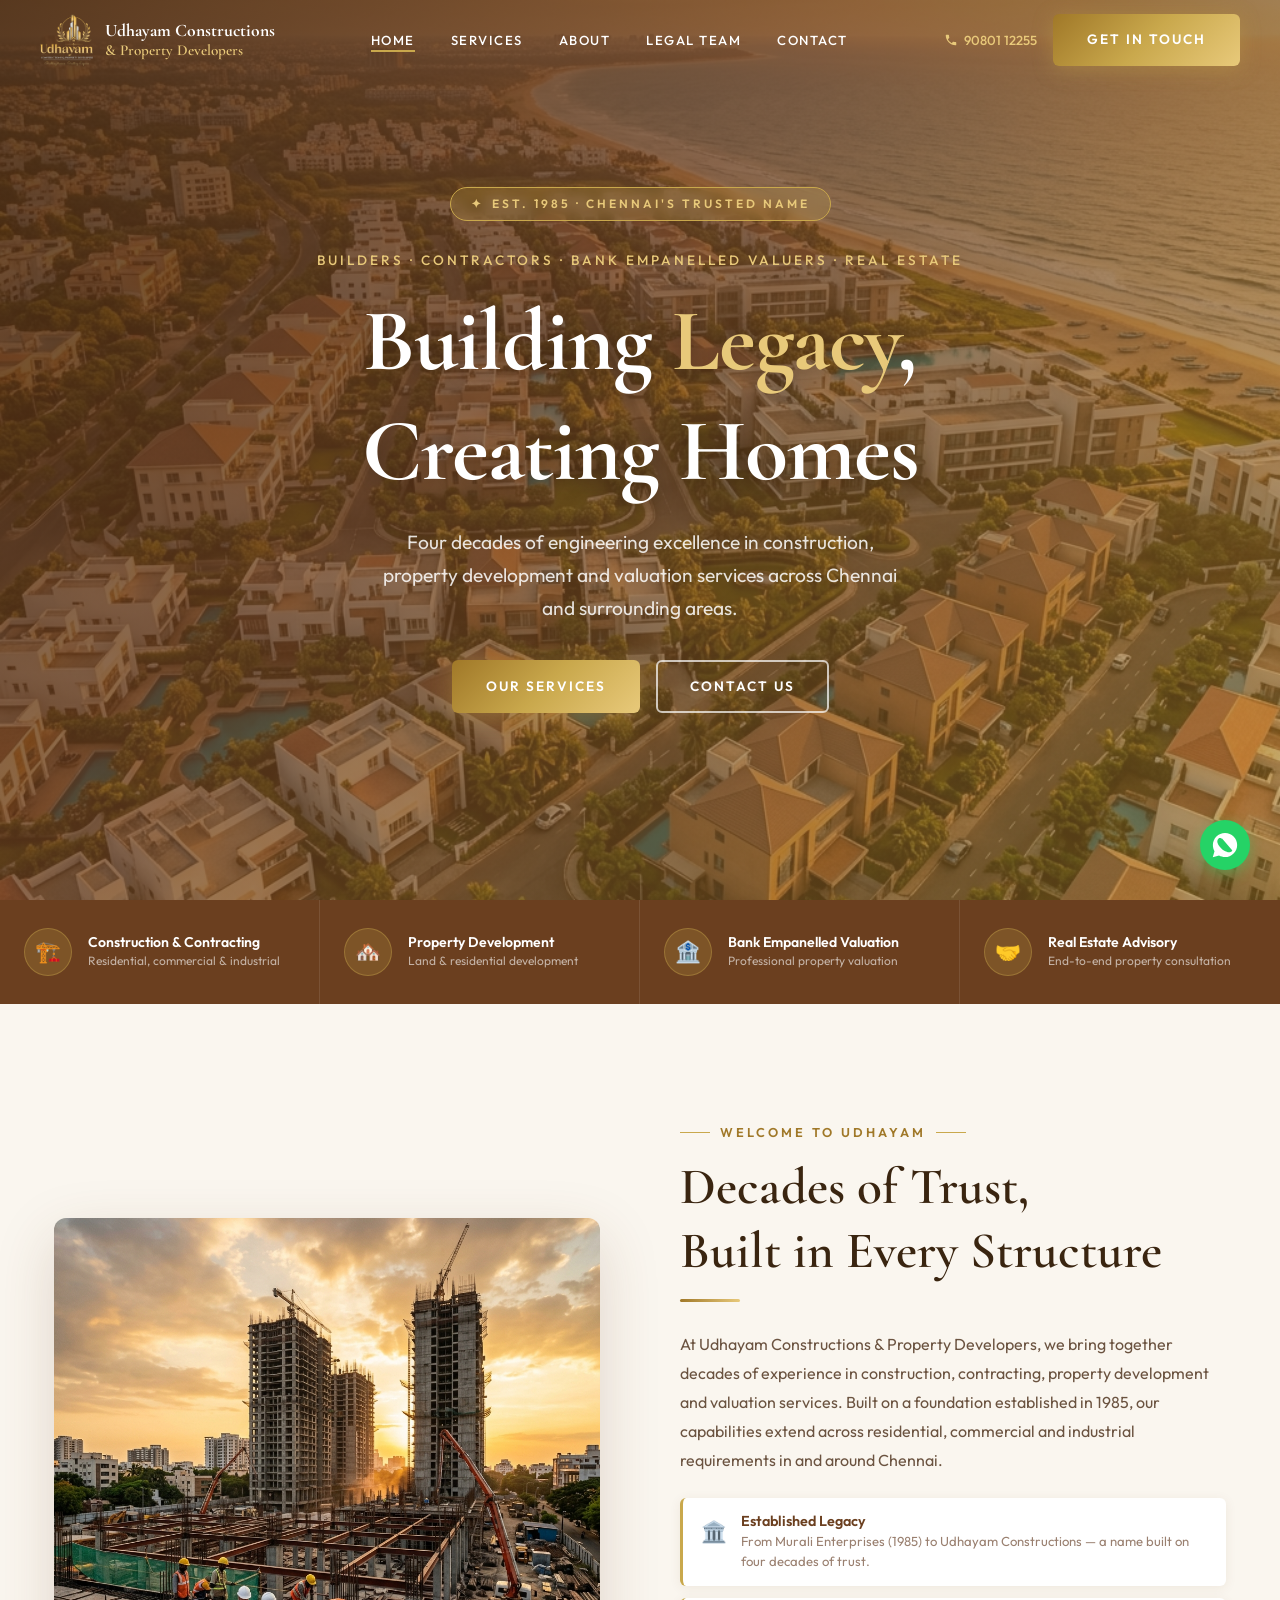
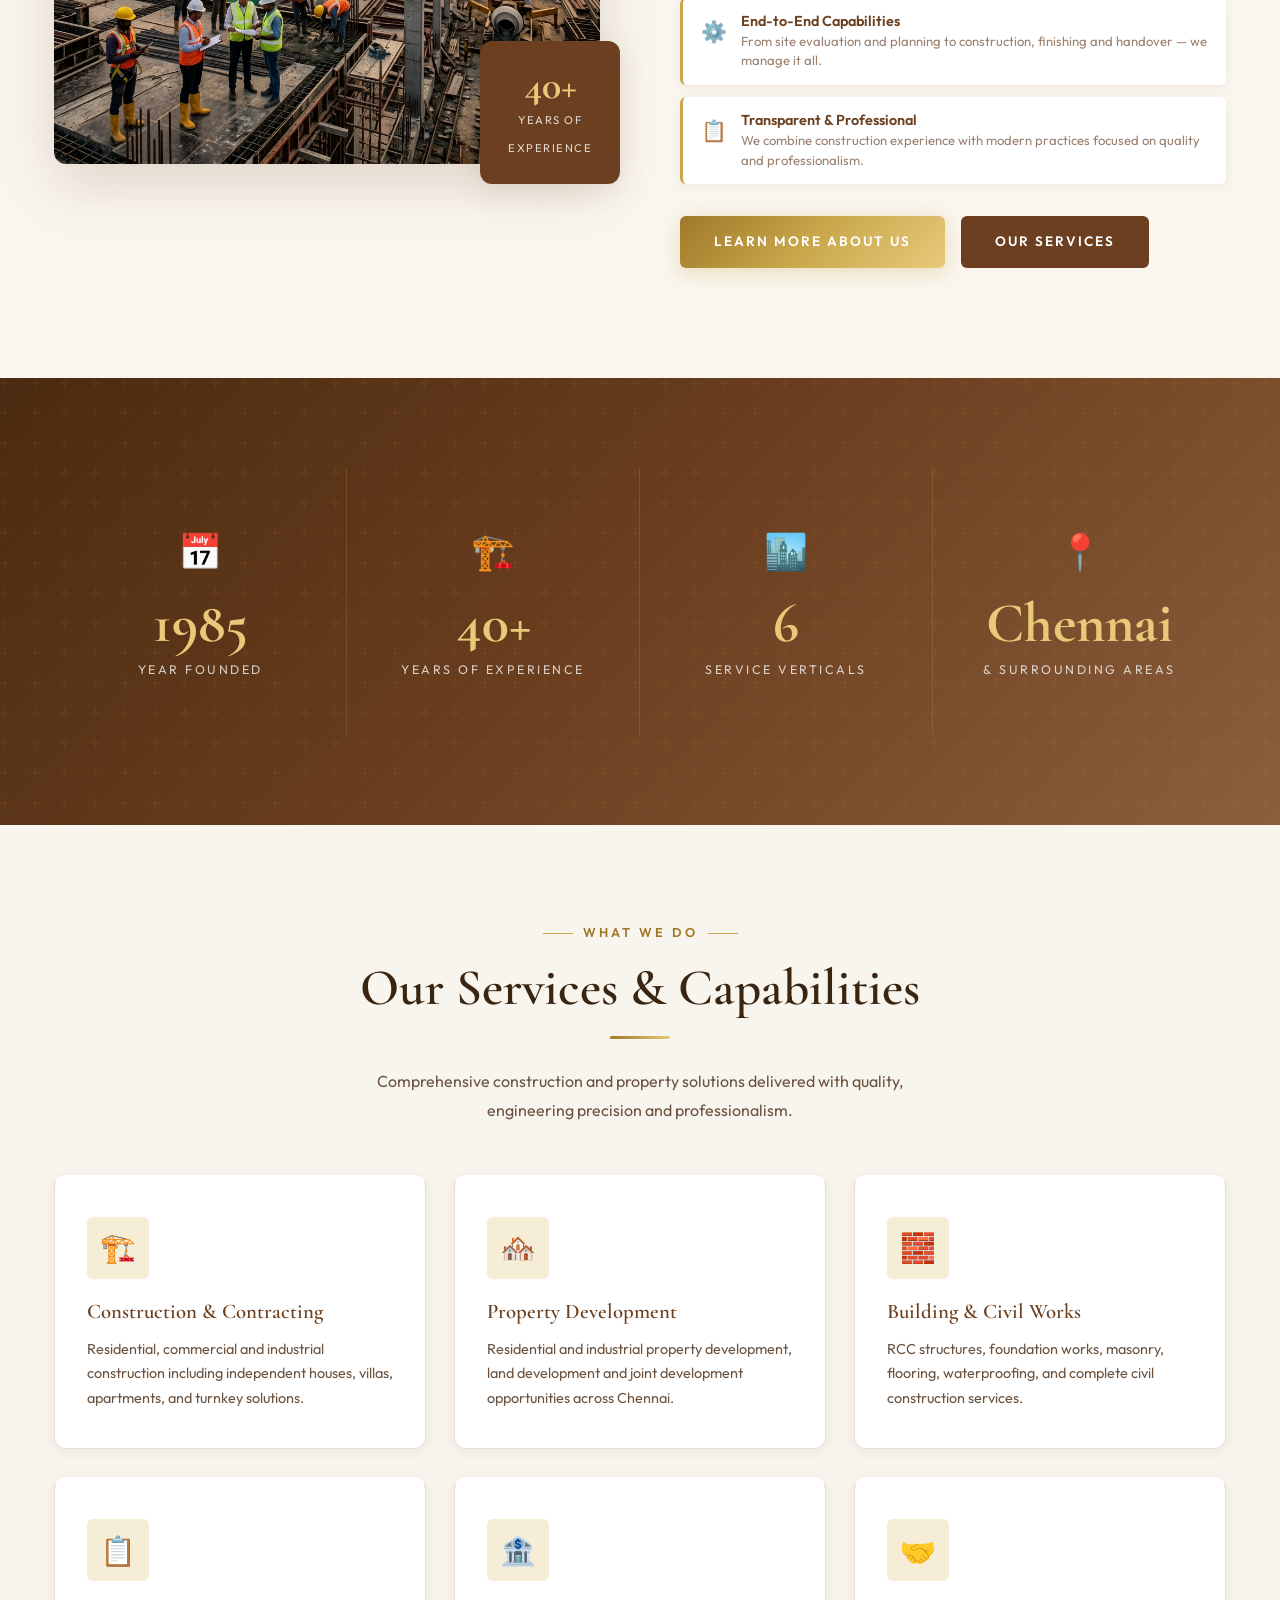
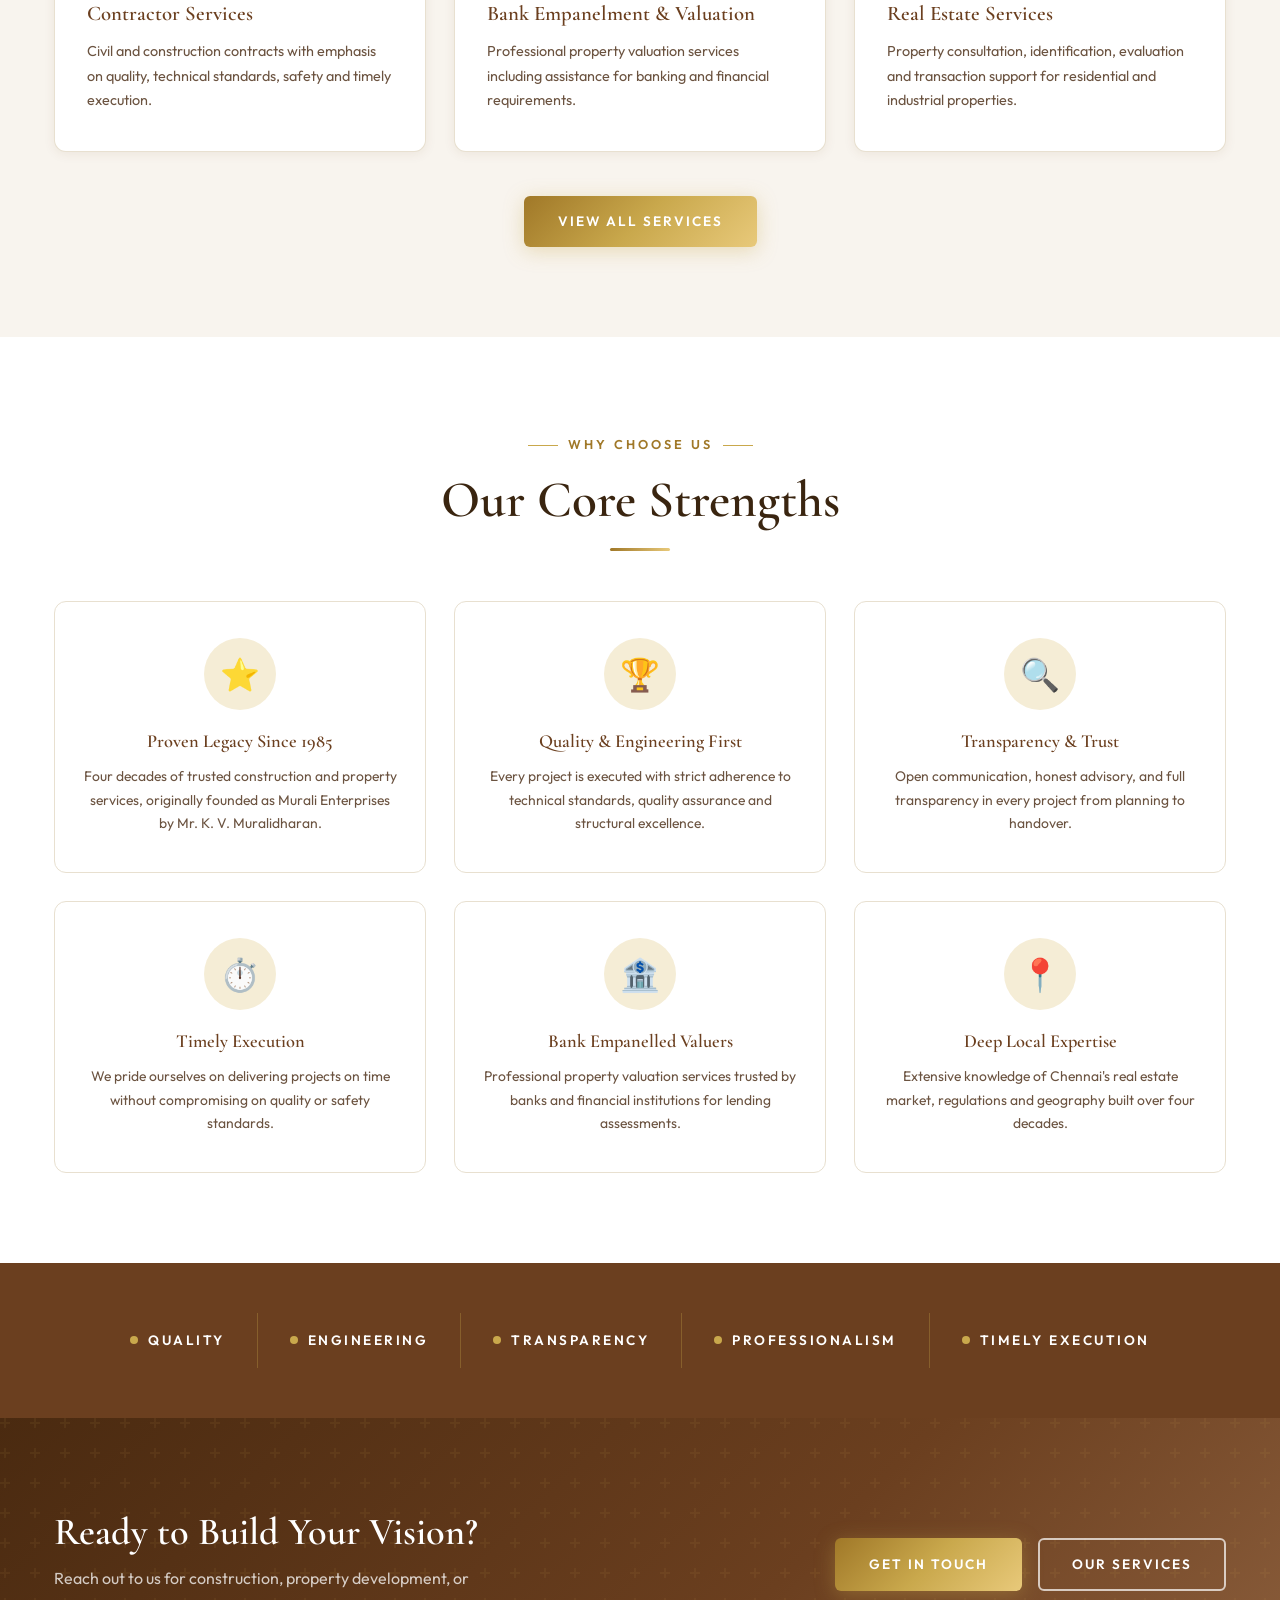
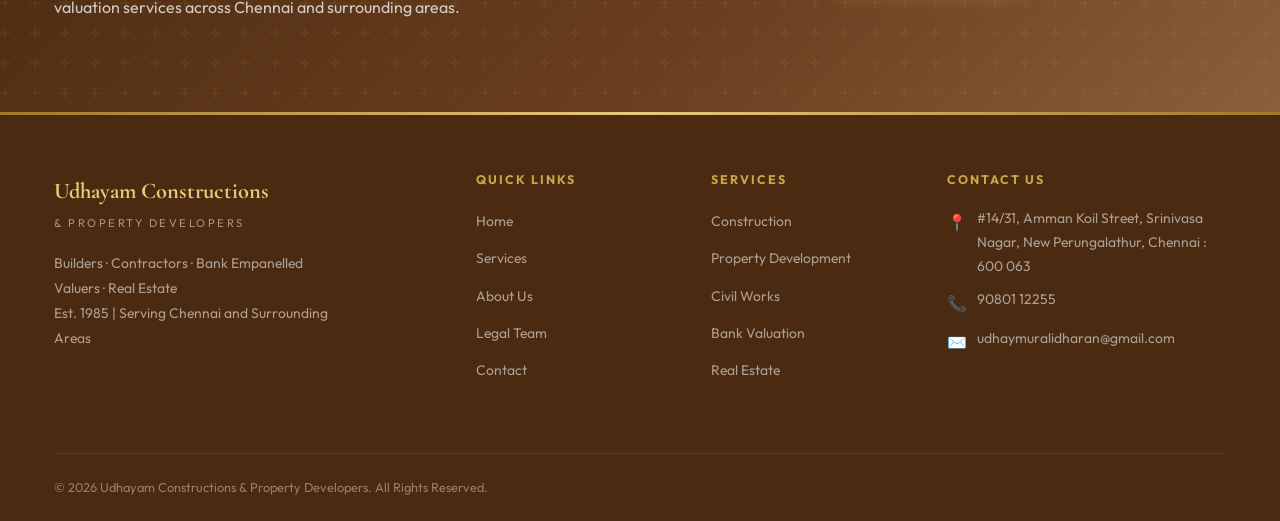
<file: index.html>
<!DOCTYPE html>
<html lang="en">
<head>
  <meta charset="UTF-8">
  <meta name="viewport" content="width=device-width, initial-scale=1.0">
  <meta http-equiv="X-UA-Compatible" content="IE=edge">
  <title>Udhayam Constructions & Property Developers | Builders, Contractors & Bank Empanelled Valuers – Chennai</title>
  <link rel="icon" type="image/png" href="logo.png">
  <meta name="description" content="Udhayam Constructions & Property Developers – Est. 1985. Builders, Contractors, Bank Empanelled Valuers & Real Estate in Chennai. Quality construction and property solutions since 1985.">
  <link rel="stylesheet" href="style.css">
  <link rel="preconnect" href="https://fonts.googleapis.com">
  <style>
    /* Home-specific additions */
    .hero { min-height: 100vh; }
  </style>
</head>
<body>

  <!-- NAVBAR -->
  <nav id="navbar">
    <div class="nav-inner">
      <a href="index.html" class="nav-logo">
        <img src="logo.png" alt="Udhayam Constructions Logo">
        <div class="nav-logo-text">
          <span class="brand">Udhayam Constructions <span class="brand-sub">&amp; Property Developers</span></span>

        </div>
      </a>
      <ul class="nav-links">
        <li><a href="index.html" class="active">Home</a></li>
        <li><a href="services.html">Services</a></li>
        <li><a href="about.html">About</a></li>
        <li><a href="legal-team.html">Legal Team</a></li>
        <li><a href="contact.html">Contact</a></li>
      </ul>
      <div class="nav-cta">
        <a href="tel:+919080112255" class="nav-phone">
          <svg viewBox="0 0 24 24" fill="currentColor"><path d="M6.62 10.79c1.44 2.83 3.76 5.14 6.59 6.59l2.2-2.2c.27-.27.67-.36 1.02-.24 1.12.37 2.33.57 3.57.57.55 0 1 .45 1 1V20c0 .55-.45 1-1 1-9.39 0-17-7.61-17-17 0-.55.45-1 1-1h3.5c.55 0 1 .45 1 1 0 1.25.2 2.45.57 3.57.11.35.03.74-.25 1.02l-2.2 2.2z"/></svg>
          90801 12255
        </a>
        <a href="contact.html" class="btn-primary">Get In Touch</a>
      </div>
      <div class="hamburger" id="hamburger">
        <span></span><span></span><span></span>
      </div>
    </div>
  </nav>

  <!-- Mobile Nav -->
  <div class="mobile-nav" id="mobileNav">
    <a href="index.html">Home</a>
    <a href="services.html">Services</a>
    <a href="about.html">About</a>
    <a href="legal-team.html">Legal Team</a>
    <a href="contact.html">Contact</a>
    <a href="contact.html" style="color: var(--gold-dark); font-weight:600; margin-top:8px;">📞 90801 12255</a>
  </div>

  <!-- HERO -->
  <section class="hero" id="home">
    <div class="hero-bg"></div>
    <div class="hero-overlay"></div>
    <div class="container" style="width:100%; max-width:100%;">
      <div class="hero-content">
        <div class="hero-badge">
          <span>✦</span> Est. 1985 · Chennai's Trusted Name
        </div>
        <span class="hero-sub-tag">Builders · Contractors · Bank Empanelled Valuers · Real Estate</span>
        <h1>Building <span>Legacy</span>,<br>Creating Homes</h1>
        <p class="hero-subtitle">
          Four decades of engineering excellence in construction, property development and valuation services across Chennai and surrounding areas.
        </p>
        <div class="hero-buttons">
          <a href="services.html" class="btn-primary">Our Services</a>
          <a href="contact.html" class="btn-outline">Contact Us</a>
        </div>
      </div>
    </div>

  </section>

  <!-- FEATURES BAR -->
  <section class="features-bar">
    <div class="container" style="max-width:100%; padding:0;">
      <div class="features-bar-inner">
        <div class="feature-item">
          <div class="feature-icon">🏗️</div>
          <div>
            <h4>Construction & Contracting</h4>
            <p>Residential, commercial & industrial</p>
          </div>
        </div>
        <div class="feature-item">
          <div class="feature-icon">🏘️</div>
          <div>
            <h4>Property Development</h4>
            <p>Land & residential development</p>
          </div>
        </div>
        <div class="feature-item">
          <div class="feature-icon">🏦</div>
          <div>
            <h4>Bank Empanelled Valuation</h4>
            <p>Professional property valuation</p>
          </div>
        </div>
        <div class="feature-item">
          <div class="feature-icon">🤝</div>
          <div>
            <h4>Real Estate Advisory</h4>
            <p>End-to-end property consultation</p>
          </div>
        </div>
      </div>
    </div>
  </section>

  <!-- WELCOME / ABOUT INTRO -->
  <section class="welcome-section section-pad">
    <div class="container">
      <div class="welcome-grid">
        <div class="welcome-image-wrap fade-up">
          <img src="about_bg.png" alt="Udhayam Constructions – Building Legacy Since 1985">
          <div class="image-badge">
            <span class="num">40+</span>
            <span class="label">Years of<br>Experience</span>
          </div>
        </div>
        <div class="welcome-content fade-up">
          <div class="section-title">
            <div class="section-label">Welcome To Udhayam</div>
            <h2>Decades of Trust,<br>Built in Every Structure</h2>
            <span class="gold-line"></span>
            <p>
              At Udhayam Constructions & Property Developers, we bring together decades of experience in construction, contracting, property development and valuation services. Built on a foundation established in 1985, our capabilities extend across residential, commercial and industrial requirements in and around Chennai.
            </p>
          </div>
          <div class="values-list">
            <div class="value-item">
              <div class="value-icon">🏛️</div>
              <div>
                <h4>Established Legacy</h4>
                <p>From Murali Enterprises (1985) to Udhayam Constructions — a name built on four decades of trust.</p>
              </div>
            </div>
            <div class="value-item">
              <div class="value-icon">⚙️</div>
              <div>
                <h4>End-to-End Capabilities</h4>
                <p>From site evaluation and planning to construction, finishing and handover — we manage it all.</p>
              </div>
            </div>
            <div class="value-item">
              <div class="value-icon">📋</div>
              <div>
                <h4>Transparent & Professional</h4>
                <p>We combine construction experience with modern practices focused on quality and professionalism.</p>
              </div>
            </div>
          </div>
          <div style="margin-top:32px; display:flex; gap:16px; flex-wrap:wrap;">
            <a href="about.html" class="btn-primary">Learn More About Us</a>
            <a href="services.html" class="btn-brown">Our Services</a>
          </div>
        </div>
      </div>
    </div>
  </section>

  <!-- STATS -->
  <section class="stats-section section-pad">
    <div class="container">
      <div class="stats-grid">
        <div class="stat-card fade-up">
          <div class="stat-icon">📅</div>
          <div class="stat-num">1985</div>
          <div class="stat-label">Year Founded</div>
        </div>
        <div class="stat-card fade-up">
          <div class="stat-icon">🏗️</div>
          <div class="stat-num">40+</div>
          <div class="stat-label">Years of Experience</div>
        </div>
        <div class="stat-card fade-up">
          <div class="stat-icon">🏙️</div>
          <div class="stat-num">6</div>
          <div class="stat-label">Service Verticals</div>
        </div>
        <div class="stat-card fade-up">
          <div class="stat-icon">📍</div>
          <div class="stat-num">Chennai</div>
          <div class="stat-label">& Surrounding Areas</div>
        </div>
      </div>
    </div>
  </section>

  <!-- SERVICES PREVIEW -->
  <section class="section-pad" style="background: var(--off-white);">
    <div class="container">
      <div class="section-title centered fade-up">
        <div class="section-label">What We Do</div>
        <h2>Our Services & Capabilities</h2>
        <span class="gold-line"></span>
        <p>Comprehensive construction and property solutions delivered with quality, engineering precision and professionalism.</p>
      </div>
      <div class="services-grid" style="margin-top: 50px;">
        <div class="service-card fade-up">
          <div class="service-icon-wrap">🏗️</div>
          <h3>Construction & Contracting</h3>
          <p>Residential, commercial and industrial construction including independent houses, villas, apartments, and turnkey solutions.</p>
        </div>
        <div class="service-card fade-up">
          <div class="service-icon-wrap">🏘️</div>
          <h3>Property Development</h3>
          <p>Residential and industrial property development, land development and joint development opportunities across Chennai.</p>
        </div>
        <div class="service-card fade-up">
          <div class="service-icon-wrap">🧱</div>
          <h3>Building & Civil Works</h3>
          <p>RCC structures, foundation works, masonry, flooring, waterproofing, and complete civil construction services.</p>
        </div>
        <div class="service-card fade-up">
          <div class="service-icon-wrap">📋</div>
          <h3>Contractor Services</h3>
          <p>Civil and construction contracts with emphasis on quality, technical standards, safety and timely execution.</p>
        </div>
        <div class="service-card fade-up">
          <div class="service-icon-wrap">🏦</div>
          <h3>Bank Empanelment & Valuation</h3>
          <p>Professional property valuation services including assistance for banking and financial requirements.</p>
        </div>
        <div class="service-card fade-up">
          <div class="service-icon-wrap">🤝</div>
          <h3>Real Estate Services</h3>
          <p>Property consultation, identification, evaluation and transaction support for residential and industrial properties.</p>
        </div>
      </div>
      <div class="text-center" style="margin-top: 44px;">
        <a href="services.html" class="btn-primary">View All Services</a>
      </div>
    </div>
  </section>

  <!-- WHY CHOOSE US -->
  <section class="why-section section-pad">
    <div class="container">
      <div class="section-title centered fade-up">
        <div class="section-label">Why Choose Us</div>
        <h2>Our Core Strengths</h2>
        <span class="gold-line"></span>
      </div>
      <div class="why-grid">
        <div class="why-card fade-up">
          <div class="why-icon">⭐</div>
          <h3>Proven Legacy Since 1985</h3>
          <p>Four decades of trusted construction and property services, originally founded as Murali Enterprises by Mr. K. V. Muralidharan.</p>
        </div>
        <div class="why-card fade-up">
          <div class="why-icon">🏆</div>
          <h3>Quality & Engineering First</h3>
          <p>Every project is executed with strict adherence to technical standards, quality assurance and structural excellence.</p>
        </div>
        <div class="why-card fade-up">
          <div class="why-icon">🔍</div>
          <h3>Transparency & Trust</h3>
          <p>Open communication, honest advisory, and full transparency in every project from planning to handover.</p>
        </div>
        <div class="why-card fade-up">
          <div class="why-icon">⏱️</div>
          <h3>Timely Execution</h3>
          <p>We pride ourselves on delivering projects on time without compromising on quality or safety standards.</p>
        </div>
        <div class="why-card fade-up">
          <div class="why-icon">🏦</div>
          <h3>Bank Empanelled Valuers</h3>
          <p>Professional property valuation services trusted by banks and financial institutions for lending assessments.</p>
        </div>
        <div class="why-card fade-up">
          <div class="why-icon">📍</div>
          <h3>Deep Local Expertise</h3>
          <p>Extensive knowledge of Chennai's real estate market, regulations and geography built over four decades.</p>
        </div>
      </div>
    </div>
  </section>

  <!-- VALUES STRIP -->
  <div class="values-strip">
    <div class="values-strip-inner">
      <div class="value-pill"><div class="dot"></div><span>Quality</span></div>
      <div class="value-pill"><div class="dot"></div><span>Engineering</span></div>
      <div class="value-pill"><div class="dot"></div><span>Transparency</span></div>
      <div class="value-pill"><div class="dot"></div><span>Professionalism</span></div>
      <div class="value-pill"><div class="dot"></div><span>Timely Execution</span></div>
    </div>
  </div>

  <!-- CTA BANNER -->
  <section class="cta-banner section-pad">
    <div class="container">
      <div class="cta-inner">
        <div>
          <h2>Ready to Build Your Vision?</h2>
          <p>Reach out to us for construction, property development, or valuation services across Chennai and surrounding areas.</p>
        </div>
        <div class="cta-buttons">
          <a href="contact.html" class="btn-primary">Get In Touch</a>
          <a href="services.html" class="btn-outline">Our Services</a>
        </div>
      </div>
    </div>
  </section>

  <!-- FOOTER -->
  <footer>
    <div class="container">
      <div class="footer-top">
        <div class="footer-grid">
          <div class="footer-brand">
            <div class="logo-text">Udhayam Constructions</div>
            <div class="tagline">& Property Developers</div>
            <p>Builders · Contractors · Bank Empanelled Valuers · Real Estate<br>Est. 1985 | Serving Chennai and Surrounding Areas</p>
          </div>
          <div class="footer-col">
            <h4>Quick Links</h4>
            <ul>
              <li><a href="index.html">Home</a></li>
              <li><a href="services.html">Services</a></li>
              <li><a href="about.html">About Us</a></li>
              <li><a href="legal-team.html">Legal Team</a></li>
              <li><a href="contact.html">Contact</a></li>
            </ul>
          </div>
          <div class="footer-col">
            <h4>Services</h4>
            <ul>
              <li><a href="services.html">Construction</a></li>
              <li><a href="services.html">Property Development</a></li>
              <li><a href="services.html">Civil Works</a></li>
              <li><a href="services.html">Bank Valuation</a></li>
              <li><a href="services.html">Real Estate</a></li>
            </ul>
          </div>
          <div class="footer-col">
            <h4>Contact Us</h4>
            <ul class="footer-contact">
              <li><span class="fi-icon">📍</span> #14/31, Amman Koil Street, Srinivasa Nagar, New Perungalathur, Chennai : 600 063</li>
              <li><span class="fi-icon">📞</span> <a href="tel:+919080112255">90801 12255</a></li>
              <li><span class="fi-icon">✉️</span> <a href="mailto:udhaymuralidharan@gmail.com">udhaymuralidharan@gmail.com</a></li>
            </ul>
          </div>
        </div>
      </div>
      <div class="footer-bottom">
        <p>© 2026 Udhayam Constructions & Property Developers. All Rights Reserved.</p>
      </div>
    </div>
  </footer>

  <!-- Scroll Top -->
  <a href="https://wa.me/919080112255" id="whatsapp-btn" target="_blank" aria-label="Chat on WhatsApp" style="position: fixed; bottom: 30px; right: 30px; width: 50px; height: 50px; background: #25D366; color: white; border-radius: 50%; display: flex; align-items: center; justify-content: center; z-index: 99; box-shadow: 0 4px 14px rgba(37,211,102,0.4); transition: transform 0.3s ease;">
    <svg viewBox="0 0 32 32" fill="currentColor" width="28" height="28"><path d="M16.05 2.15c-7.66 0-13.9 6.24-13.9 13.9 0 2.45.64 4.84 1.85 6.95L2 30l7.2-1.89c2.04 1.11 4.35 1.7 6.8 1.7 7.66 0 13.9-6.24 13.9-13.9S23.71 2.15 16.05 2.15zm8.39 20.08c-.35.98-2.02 1.88-2.8 1.98-.78.11-1.74.28-5.32-1.2-4.32-1.79-7.14-6.2-7.36-6.49-.21-.29-1.76-2.34-1.76-4.46 0-2.12 1.1-3.17 1.5-3.6.38-.41.83-.51 1.11-.51.28 0 .56.01.8.02.26.01.62-.1.95.7 3.51.13.56.42 1.25.48 1.4.07.15.11.33.01.52s-.17.31-.35.5c-.17.19-.36.41-.51.56-.17.17-.35.35-.15.7 1.12.35 2.5 1.13 3.69 2.2 1.18 1.07 1.97 1.82 2.25 2.3.28.49.03.75-.15.93-.17.18-.75.87-.93 1.1-.17.23-.35.19-.66.04-.32-.15-2.01-.74-3.83-2.36-1.42-1.26-2.38-2.82-2.66-3.29-.28-.47-.03-.73.15-.96.16-.2.35-.41.53-.61.18-.21.24-.35.35-.59.12-.24.06-.45-.03-.63-.08-.18-.75-1.81-1.03-2.48-.27-.65-.54-.56-.75-.57-.2-.01-.43-.01-.66-.01zm0 0"/></svg>
  </a>

  <script>
    // Navbar scroll effect
    const navbar = document.getElementById('navbar');
    window.addEventListener('scroll', () => {
      navbar.classList.toggle('scrolled', window.scrollY > 60);
      
    });

    // Hamburger
    const hamburger = document.getElementById('hamburger');
    const mobileNav = document.getElementById('mobileNav');
    hamburger.addEventListener('click', () => {
      hamburger.classList.toggle('open');
      mobileNav.classList.toggle('open');
    });

    // Fade-up on scroll
    const observer = new IntersectionObserver((entries) => {
      entries.forEach(e => { if (e.isIntersecting) e.target.classList.add('visible'); });
    }, { threshold: 0.12 });
    document.querySelectorAll('.fade-up').forEach(el => observer.observe(el));

    // Counter animation
    function animateCounter(el) {
      const target = parseFloat(el.dataset.target) || 0;
      const isText = isNaN(parseFloat(el.textContent));
      if (isText) return;
      const duration = 2000;
      const step = target / (duration / 16);
      let current = 0;
      const timer = setInterval(() => {
        current = Math.min(current + step, target);
        el.textContent = (target % 1 !== 0 ? current.toFixed(1) : Math.floor(current)) + (el.dataset.suffix || '');
        if (current >= target) clearInterval(timer);
      }, 16);
    }
    const counterObs = new IntersectionObserver((entries) => {
      entries.forEach(e => { if (e.isIntersecting) { animateCounter(e.target); counterObs.unobserve(e.target); }});
    });
    document.querySelectorAll('.stat-num[data-target]').forEach(el => counterObs.observe(el));
  </script>
</body>
</html>
</file>
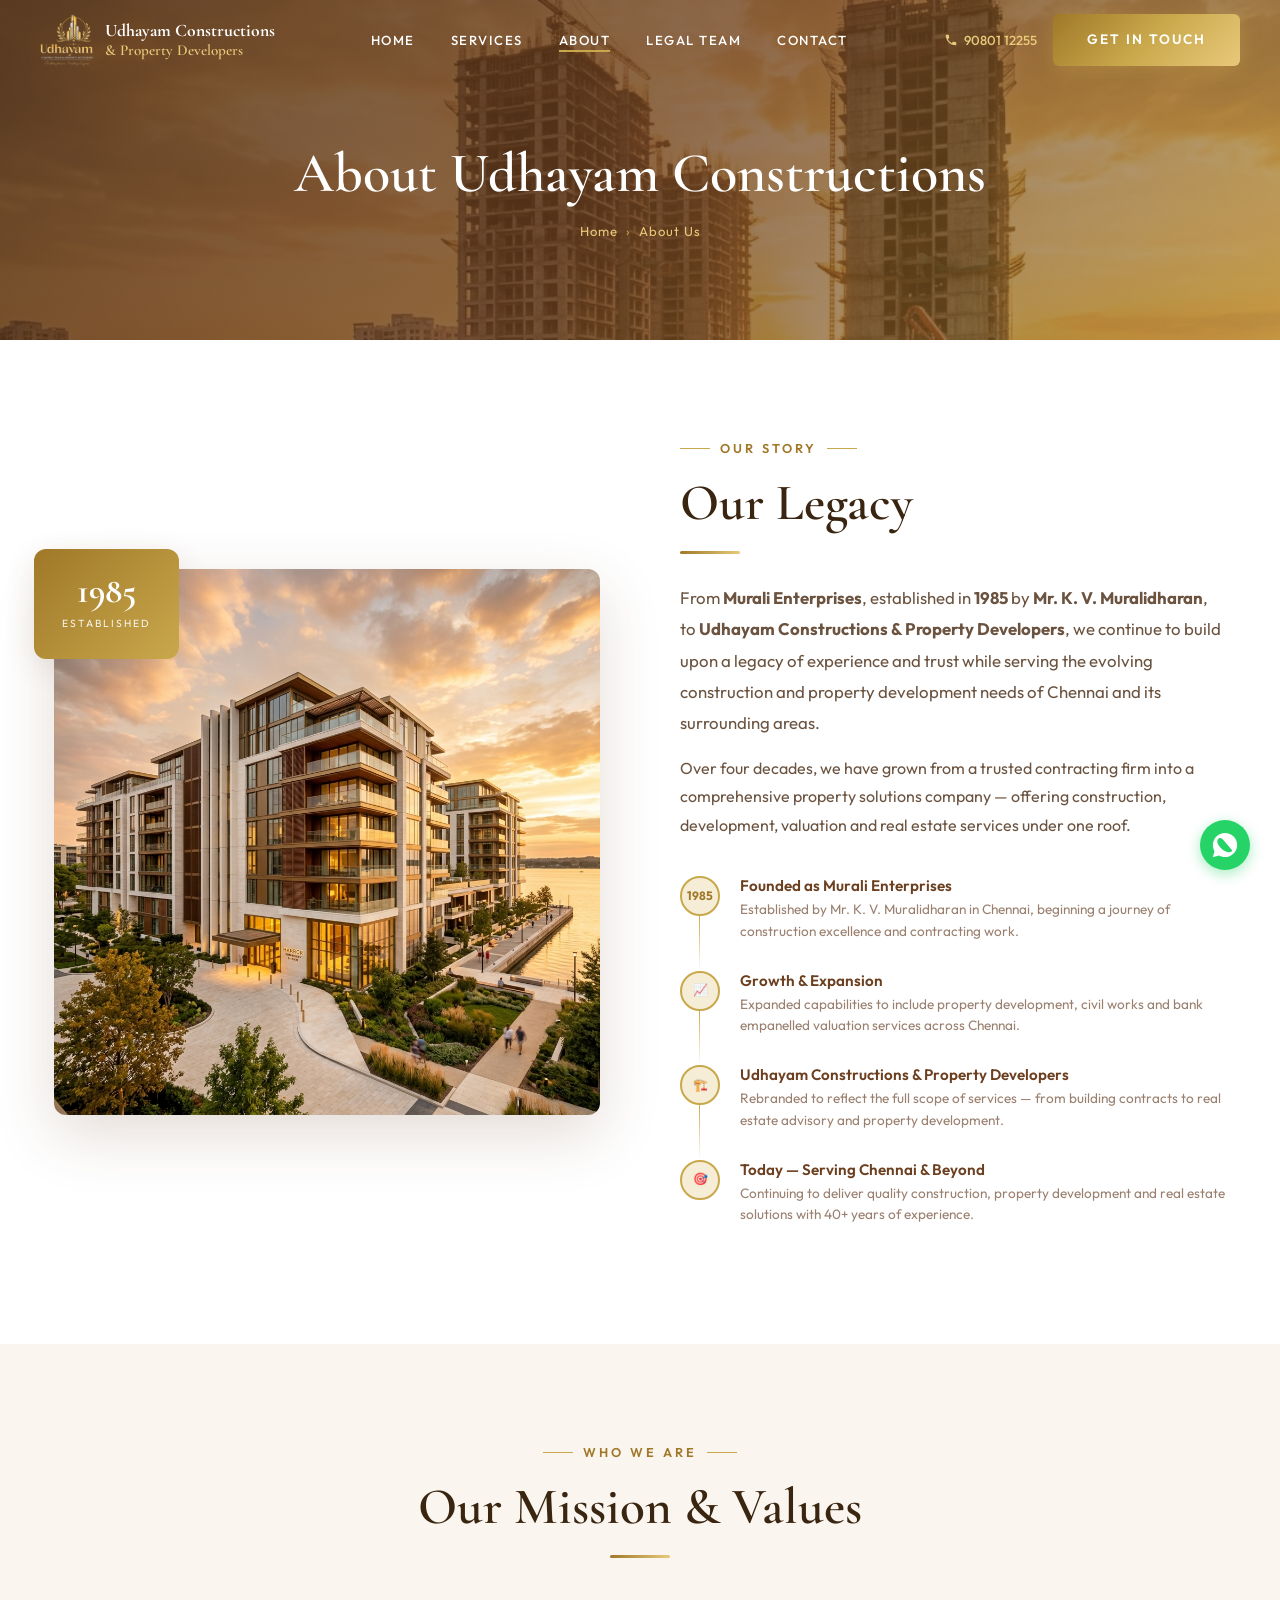
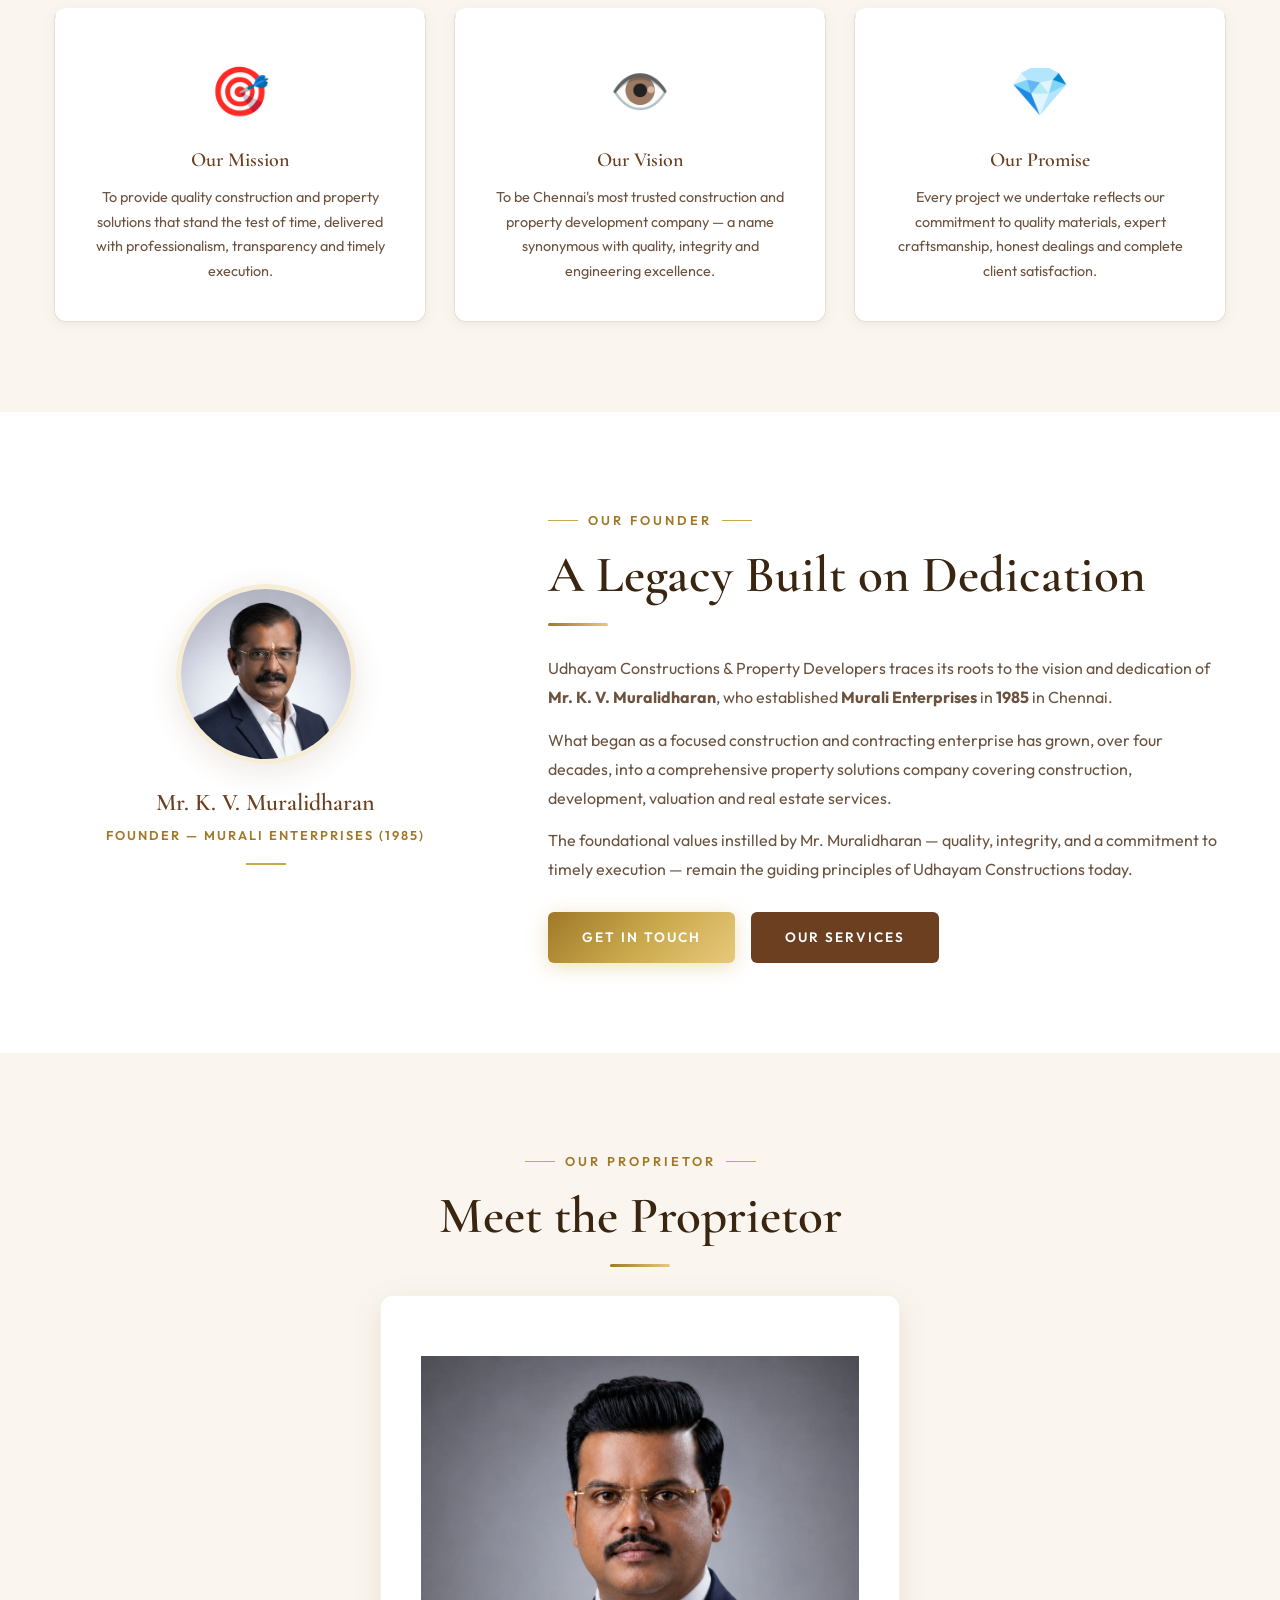
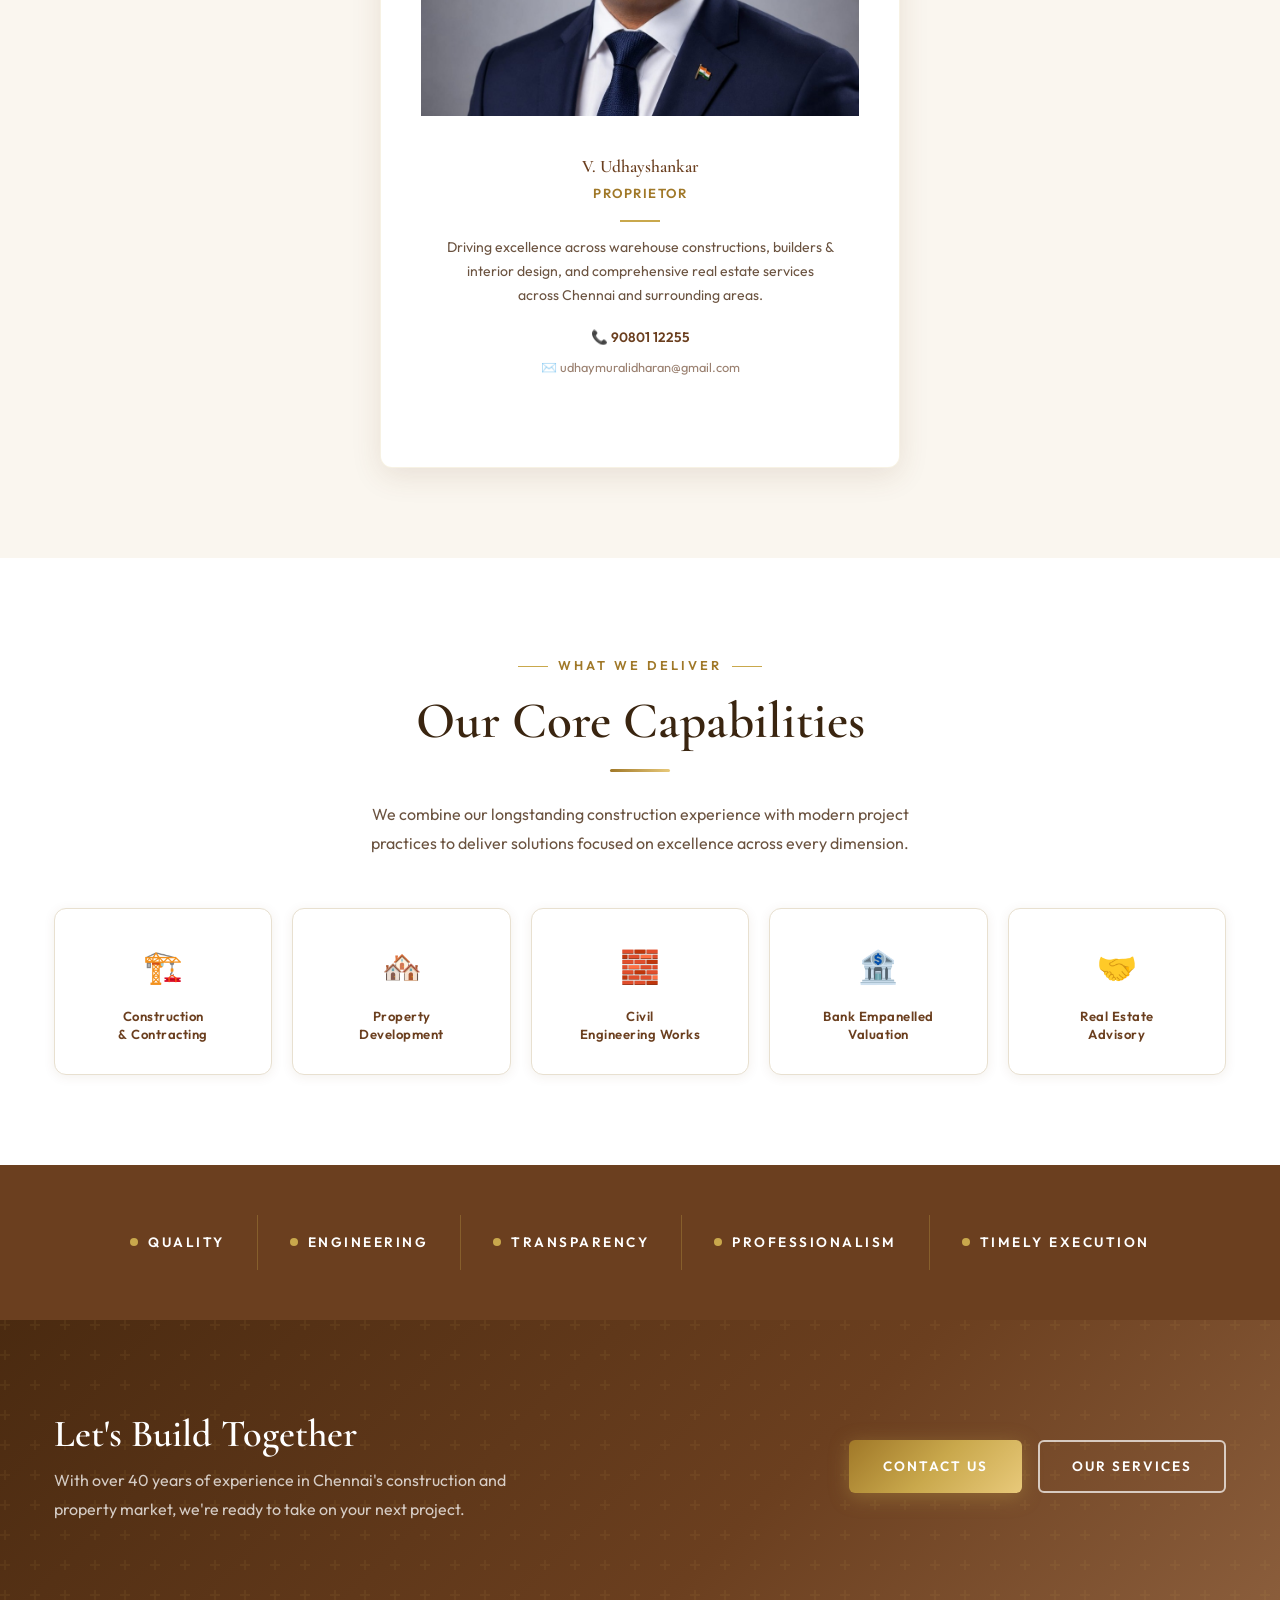
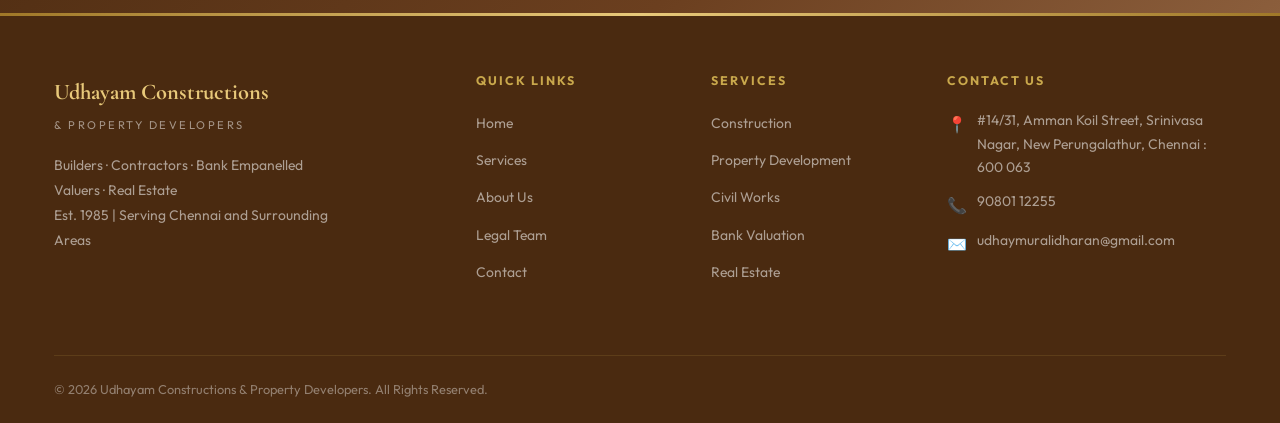
<file: about.html>
<!DOCTYPE html>
<html lang="en">
<head>
  <meta charset="UTF-8">
  <meta name="viewport" content="width=device-width, initial-scale=1.0">
  <title>About Us | Udhayam Constructions & Property Developers – Est. 1985, Chennai</title>
  <link rel="icon" type="image/png" href="logo.png">
  <meta name="description" content="Learn about Udhayam Constructions & Property Developers – established in 1985 by Mr. K. V. Muralidharan as Murali Enterprises. Four decades of construction and property excellence in Chennai.">
  <link rel="stylesheet" href="style.css">
  <link rel="preconnect" href="https://fonts.googleapis.com">
</head>
<body>

  <!-- NAVBAR -->
  <nav id="navbar" class="scrolled">
    <div class="nav-inner">
      <a href="index.html" class="nav-logo">
        <img src="logo.png" alt="Udhayam Constructions Logo">
        <div class="nav-logo-text">
          <span class="brand">Udhayam Constructions <span class="brand-sub">&amp; Property Developers</span></span>

        </div>
      </a>
      <ul class="nav-links">
        <li><a href="index.html">Home</a></li>
        <li><a href="services.html">Services</a></li>
        <li><a href="about.html" class="active">About</a></li>
        <li><a href="legal-team.html">Legal Team</a></li>
        <li><a href="contact.html">Contact</a></li>
      </ul>
      <div class="nav-cta">
        <a href="tel:+919080112255" class="nav-phone">
          <svg viewBox="0 0 24 24" fill="currentColor" width="14" height="14"><path d="M6.62 10.79c1.44 2.83 3.76 5.14 6.59 6.59l2.2-2.2c.27-.27.67-.36 1.02-.24 1.12.37 2.33.57 3.57.57.55 0 1 .45 1 1V20c0 .55-.45 1-1 1-9.39 0-17-7.61-17-17 0-.55.45-1 1-1h3.5c.55 0 1 .45 1 1 0 1.25.2 2.45.57 3.57.11.35.03.74-.25 1.02l-2.2 2.2z"/></svg>
          90801 12255
        </a>
        <a href="contact.html" class="btn-primary">Get In Touch</a>
      </div>
      <div class="hamburger" id="hamburger"><span></span><span></span><span></span></div>
    </div>
  </nav>
  <div class="mobile-nav" id="mobileNav">
    <a href="index.html">Home</a>
    <a href="services.html">Services</a>
    <a href="about.html">About</a>
    <a href="legal-team.html">Legal Team</a>
    <a href="contact.html">Contact</a>
  </div>

  <!-- PAGE BANNER -->
  <div class="page-banner">
    <div class="page-banner-bg" style="background-image: url('about_bg.png');"></div>
    <div class="page-banner-overlay"></div>
    <div class="page-banner-content">
      <h1>About Udhayam Constructions</h1>
      <div class="breadcrumb">
        <a href="index.html">Home</a>
        <span class="sep">›</span>
        <span>About Us</span>
      </div>
    </div>
  </div>

  <!-- OUR STORY -->
  <section class="about-story section-pad">
    <div class="container">
      <div class="about-grid">
        <div class="about-image-wrap fade-up">
          <div class="about-year-badge">
            <span class="year">1985</span>
            <span class="est">Established</span>
          </div>
          <img src="about_legacy_new.png" alt="Udhayam Constructions – Building Legacy Since 1985" style="width:100%; height:100%; object-fit:cover; border-radius:var(--radius-lg);">
        </div>
        <div class="fade-up">
          <div class="section-title">
            <div class="section-label">Our Story</div>
            <h2>Our Legacy</h2>
            <span class="gold-line"></span>
            <p style="font-size:1.05rem; line-height:1.85;">
              From <strong>Murali Enterprises</strong>, established in <strong>1985</strong> by <strong>Mr. K. V. Muralidharan</strong>, to <strong>Udhayam Constructions & Property Developers</strong>, we continue to build upon a legacy of experience and trust while serving the evolving construction and property development needs of Chennai and its surrounding areas.
            </p>
            <p style="margin-top:16px;">
              Over four decades, we have grown from a trusted contracting firm into a comprehensive property solutions company — offering construction, development, valuation and real estate services under one roof.
            </p>
          </div>
          <div class="timeline" style="margin-top: 36px;">
            <div class="timeline-item">
              <div class="tl-dot">1985</div>
              <div class="tl-content">
                <h4>Founded as Murali Enterprises</h4>
                <p>Established by Mr. K. V. Muralidharan in Chennai, beginning a journey of construction excellence and contracting work.</p>
              </div>
            </div>
            <div class="timeline-item">
              <div class="tl-dot">📈</div>
              <div class="tl-content">
                <h4>Growth & Expansion</h4>
                <p>Expanded capabilities to include property development, civil works and bank empanelled valuation services across Chennai.</p>
              </div>
            </div>
            <div class="timeline-item">
              <div class="tl-dot">🏗️</div>
              <div class="tl-content">
                <h4>Udhayam Constructions & Property Developers</h4>
                <p>Rebranded to reflect the full scope of services — from building contracts to real estate advisory and property development.</p>
              </div>
            </div>
            <div class="timeline-item">
              <div class="tl-dot">🎯</div>
              <div class="tl-content">
                <h4>Today — Serving Chennai & Beyond</h4>
                <p>Continuing to deliver quality construction, property development and real estate solutions with 40+ years of experience.</p>
              </div>
            </div>
          </div>
        </div>
      </div>
    </div>
  </section>

  <!-- MISSION / VISION -->
  <section class="section-pad" style="background: var(--cream);">
    <div class="container">
      <div class="section-title centered fade-up">
        <div class="section-label">Who We Are</div>
        <h2>Our Mission & Values</h2>
        <span class="gold-line"></span>
      </div>
      <div style="display: grid; grid-template-columns: 1fr 1fr 1fr; gap: 28px; margin-top: 50px;">
        <div class="service-card fade-up" style="text-align:center;">
          <div style="font-size:3rem; margin-bottom:16px;">🎯</div>
          <h3 style="font-size:1.25rem;">Our Mission</h3>
          <p style="font-size:0.9rem;">To provide quality construction and property solutions that stand the test of time, delivered with professionalism, transparency and timely execution.</p>
        </div>
        <div class="service-card fade-up" style="text-align:center;">
          <div style="font-size:3rem; margin-bottom:16px;">👁️</div>
          <h3 style="font-size:1.25rem;">Our Vision</h3>
          <p style="font-size:0.9rem;">To be Chennai's most trusted construction and property development company — a name synonymous with quality, integrity and engineering excellence.</p>
        </div>
        <div class="service-card fade-up" style="text-align:center;">
          <div style="font-size:3rem; margin-bottom:16px;">💎</div>
          <h3 style="font-size:1.25rem;">Our Promise</h3>
          <p style="font-size:0.9rem;">Every project we undertake reflects our commitment to quality materials, expert craftsmanship, honest dealings and complete client satisfaction.</p>
        </div>
      </div>
    </div>
  </section>

  <!-- FOUNDER -->
  <section class="section-pad" style="background: var(--white);">
    <div class="container">
      <div style="display: grid; grid-template-columns: 1fr 1.6fr; gap: 70px; align-items: center;">
        <div class="fade-up" style="text-align:center;">
          <div style="width:180px; height:180px; margin:0 auto 24px; border: 5px solid var(--gold-pale); box-shadow: var(--shadow-md); border-radius: 50%; overflow: hidden;">
            <img src="founder.jpg" alt="Mr. K. V. Muralidharan" style="width:100%; height:100%; object-fit:cover; object-position:center top;">
          </div>
          <h3 style="font-size:1.5rem; color:var(--brown);">Mr. K. V. Muralidharan</h3>
          <p style="font-size:0.8rem; color:var(--gold-dark); font-weight:600; letter-spacing:2px; text-transform:uppercase; margin-top:6px;">Founder — Murali Enterprises (1985)</p>
          <div style="width:40px; height:2px; background:var(--gold); margin:16px auto;"></div>
        </div>
        <div class="fade-up">
          <div class="section-title">
            <div class="section-label">Our Founder</div>
            <h2>A Legacy Built on Dedication</h2>
            <span class="gold-line"></span>
          </div>
          <p>Udhayam Constructions & Property Developers traces its roots to the vision and dedication of <strong>Mr. K. V. Muralidharan</strong>, who established <strong>Murali Enterprises</strong> in <strong>1985</strong> in Chennai.</p>
          <p style="margin-top:14px;">What began as a focused construction and contracting enterprise has grown, over four decades, into a comprehensive property solutions company covering construction, development, valuation and real estate services.</p>
          <p style="margin-top:14px;">The foundational values instilled by Mr. Muralidharan — quality, integrity, and a commitment to timely execution — remain the guiding principles of Udhayam Constructions today.</p>
          <div style="margin-top: 28px; display:flex; gap:16px; flex-wrap:wrap;">
            <a href="contact.html" class="btn-primary">Get In Touch</a>
            <a href="services.html" class="btn-brown">Our Services</a>
          </div>
        </div>
      </div>
    </div>
  </section>

  <!-- PROPRIETOR -->
  <section class="section-pad" style="background: var(--cream);">
    <div class="container">
      <div class="section-title centered fade-up">
        <div class="section-label">Our Proprietor</div>
        <h2>Meet the Proprietor</h2>
        <span class="gold-line"></span>
      </div>
      <div style="max-width: 520px; margin: 0 auto;">
        <div class="team-placeholder fade-up" style="background:var(--white); border-radius:var(--radius-lg); overflow:hidden; box-shadow:var(--shadow-md); border:1px solid rgba(201,168,76,0.15); text-align:center;">
          <div style="height:360px; width:100%; overflow:hidden;">
            <img src="proprietor.jpg" alt="V. Udhayshankar" style="width:100%; height:100%; object-fit:cover; object-position:center top;">
          </div>
          <div style="padding: 28px 24px;">
            <h3 style="margin-bottom:4px; color:var(--brown);">V. Udhayshankar</h3>
            <p style="color:var(--gold-dark); font-size:0.82rem; font-weight:600; text-transform:uppercase; letter-spacing:1.5px;">Proprietor</p>
            <div style="margin:14px auto; width:40px; height:2px; background:var(--gold);"></div>
            <p style="font-size:0.88rem; color:var(--text-mid); line-height:1.7;">Driving excellence across warehouse constructions, builders & interior design, and comprehensive real estate services across Chennai and surrounding areas.</p>
            <div style="margin-top:18px; display:flex; flex-direction:column; gap:8px; align-items:center;">
              <a href="tel:+919080112255" style="font-size:0.85rem; color:var(--brown); font-weight:600;">📞 90801 12255</a>
              <a href="mailto:udhaymuralidharan@gmail.com" style="font-size:0.8rem; color:var(--text-light);">✉️ udhaymuralidharan@gmail.com</a>
            </div>
          </div>
        </div>
      </div>
    </div>
  </section>

  <!-- CAPABILITIES -->
  <section class="capabilities-section section-pad" style="background: var(--white);">
    <div class="container">
      <div class="section-title centered fade-up">
        <div class="section-label">What We Deliver</div>
        <h2>Our Core Capabilities</h2>
        <span class="gold-line"></span>
        <p>We combine our longstanding construction experience with modern project practices to deliver solutions focused on excellence across every dimension.</p>
      </div>
      <div class="capabilities-grid">
        <div class="cap-card fade-up"><div class="cap-icon">🏗️</div><h4>Construction<br>& Contracting</h4></div>
        <div class="cap-card fade-up"><div class="cap-icon">🏘️</div><h4>Property<br>Development</h4></div>
        <div class="cap-card fade-up"><div class="cap-icon">🧱</div><h4>Civil<br>Engineering Works</h4></div>
        <div class="cap-card fade-up"><div class="cap-icon">🏦</div><h4>Bank Empanelled<br>Valuation</h4></div>
        <div class="cap-card fade-up"><div class="cap-icon">🤝</div><h4>Real Estate<br>Advisory</h4></div>
      </div>
    </div>
  </section>

  <!-- VALUES STRIP -->
  <div class="values-strip">
    <div class="values-strip-inner">
      <div class="value-pill"><div class="dot"></div><span>Quality</span></div>
      <div class="value-pill"><div class="dot"></div><span>Engineering</span></div>
      <div class="value-pill"><div class="dot"></div><span>Transparency</span></div>
      <div class="value-pill"><div class="dot"></div><span>Professionalism</span></div>
      <div class="value-pill"><div class="dot"></div><span>Timely Execution</span></div>
    </div>
  </div>

  <!-- CTA -->
  <section class="cta-banner section-pad">
    <div class="container">
      <div class="cta-inner">
        <div>
          <h2>Let's Build Together</h2>
          <p>With over 40 years of experience in Chennai's construction and property market, we're ready to take on your next project.</p>
        </div>
        <div class="cta-buttons">
          <a href="contact.html" class="btn-primary">Contact Us</a>
          <a href="services.html" class="btn-outline">Our Services</a>
        </div>
      </div>
    </div>
  </section>

  <!-- FOOTER -->
  <footer>
    <div class="container">
      <div class="footer-top">
        <div class="footer-grid">
          <div class="footer-brand">
            <div class="logo-text">Udhayam Constructions</div>
            <div class="tagline">& Property Developers</div>
            <p>Builders · Contractors · Bank Empanelled Valuers · Real Estate<br>Est. 1985 | Serving Chennai and Surrounding Areas</p>
          </div>
          <div class="footer-col">
            <h4>Quick Links</h4>
            <ul>
              <li><a href="index.html">Home</a></li>
              <li><a href="services.html">Services</a></li>
              <li><a href="about.html">About Us</a></li>
              <li><a href="legal-team.html">Legal Team</a></li>
              <li><a href="contact.html">Contact</a></li>
            </ul>
          </div>
          <div class="footer-col">
            <h4>Services</h4>
            <ul>
              <li><a href="services.html">Construction</a></li>
              <li><a href="services.html">Property Development</a></li>
              <li><a href="services.html">Civil Works</a></li>
              <li><a href="services.html">Bank Valuation</a></li>
              <li><a href="services.html">Real Estate</a></li>
            </ul>
          </div>
          <div class="footer-col">
            <h4>Contact Us</h4>
            <ul class="footer-contact">
              <li><span class="fi-icon">📍</span> #14/31, Amman Koil Street, Srinivasa Nagar, New Perungalathur, Chennai : 600 063</li>
              <li><span class="fi-icon">📞</span> <a href="tel:+919080112255">90801 12255</a></li>
              <li><span class="fi-icon">✉️</span> <a href="mailto:udhaymuralidharan@gmail.com">udhaymuralidharan@gmail.com</a></li>
            </ul>
          </div>
        </div>
      </div>
      <div class="footer-bottom">
        <p>© 2026 Udhayam Constructions & Property Developers. All Rights Reserved.</p>
      </div>
    </div>
  </footer>

  <a href="https://wa.me/919080112255" id="whatsapp-btn" target="_blank" aria-label="Chat on WhatsApp" style="position: fixed; bottom: 30px; right: 30px; width: 50px; height: 50px; background: #25D366; color: white; border-radius: 50%; display: flex; align-items: center; justify-content: center; z-index: 99; box-shadow: 0 4px 14px rgba(37,211,102,0.4); transition: transform 0.3s ease;">
    <svg viewBox="0 0 32 32" fill="currentColor" width="28" height="28"><path d="M16.05 2.15c-7.66 0-13.9 6.24-13.9 13.9 0 2.45.64 4.84 1.85 6.95L2 30l7.2-1.89c2.04 1.11 4.35 1.7 6.8 1.7 7.66 0 13.9-6.24 13.9-13.9S23.71 2.15 16.05 2.15zm8.39 20.08c-.35.98-2.02 1.88-2.8 1.98-.78.11-1.74.28-5.32-1.2-4.32-1.79-7.14-6.2-7.36-6.49-.21-.29-1.76-2.34-1.76-4.46 0-2.12 1.1-3.17 1.5-3.6.38-.41.83-.51 1.11-.51.28 0 .56.01.8.02.26.01.62-.1.95.7 3.51.13.56.42 1.25.48 1.4.07.15.11.33.01.52s-.17.31-.35.5c-.17.19-.36.41-.51.56-.17.17-.35.35-.15.7 1.12.35 2.5 1.13 3.69 2.2 1.18 1.07 1.97 1.82 2.25 2.3.28.49.03.75-.15.93-.17.18-.75.87-.93 1.1-.17.23-.35.19-.66.04-.32-.15-2.01-.74-3.83-2.36-1.42-1.26-2.38-2.82-2.66-3.29-.28-.47-.03-.73.15-.96.16-.2.35-.41.53-.61.18-.21.24-.35.35-.59.12-.24.06-.45-.03-.63-.08-.18-.75-1.81-1.03-2.48-.27-.65-.54-.56-.75-.57-.2-.01-.43-.01-.66-.01zm0 0"/></svg>
  </a>

  <script>
    const navbar = document.getElementById('navbar');
    window.addEventListener('scroll', () => {
      navbar.classList.toggle('scrolled', window.scrollY > 60);
      
    });
    const hamburger = document.getElementById('hamburger');
    const mobileNav = document.getElementById('mobileNav');
    hamburger.addEventListener('click', () => {
      hamburger.classList.toggle('open');
      mobileNav.classList.toggle('open');
    });
    const observer = new IntersectionObserver((entries) => {
      entries.forEach(e => { if (e.isIntersecting) e.target.classList.add('visible'); });
    }, { threshold: 0.1 });
    document.querySelectorAll('.fade-up').forEach(el => observer.observe(el));
  </script>
</body>
</html>
</file>
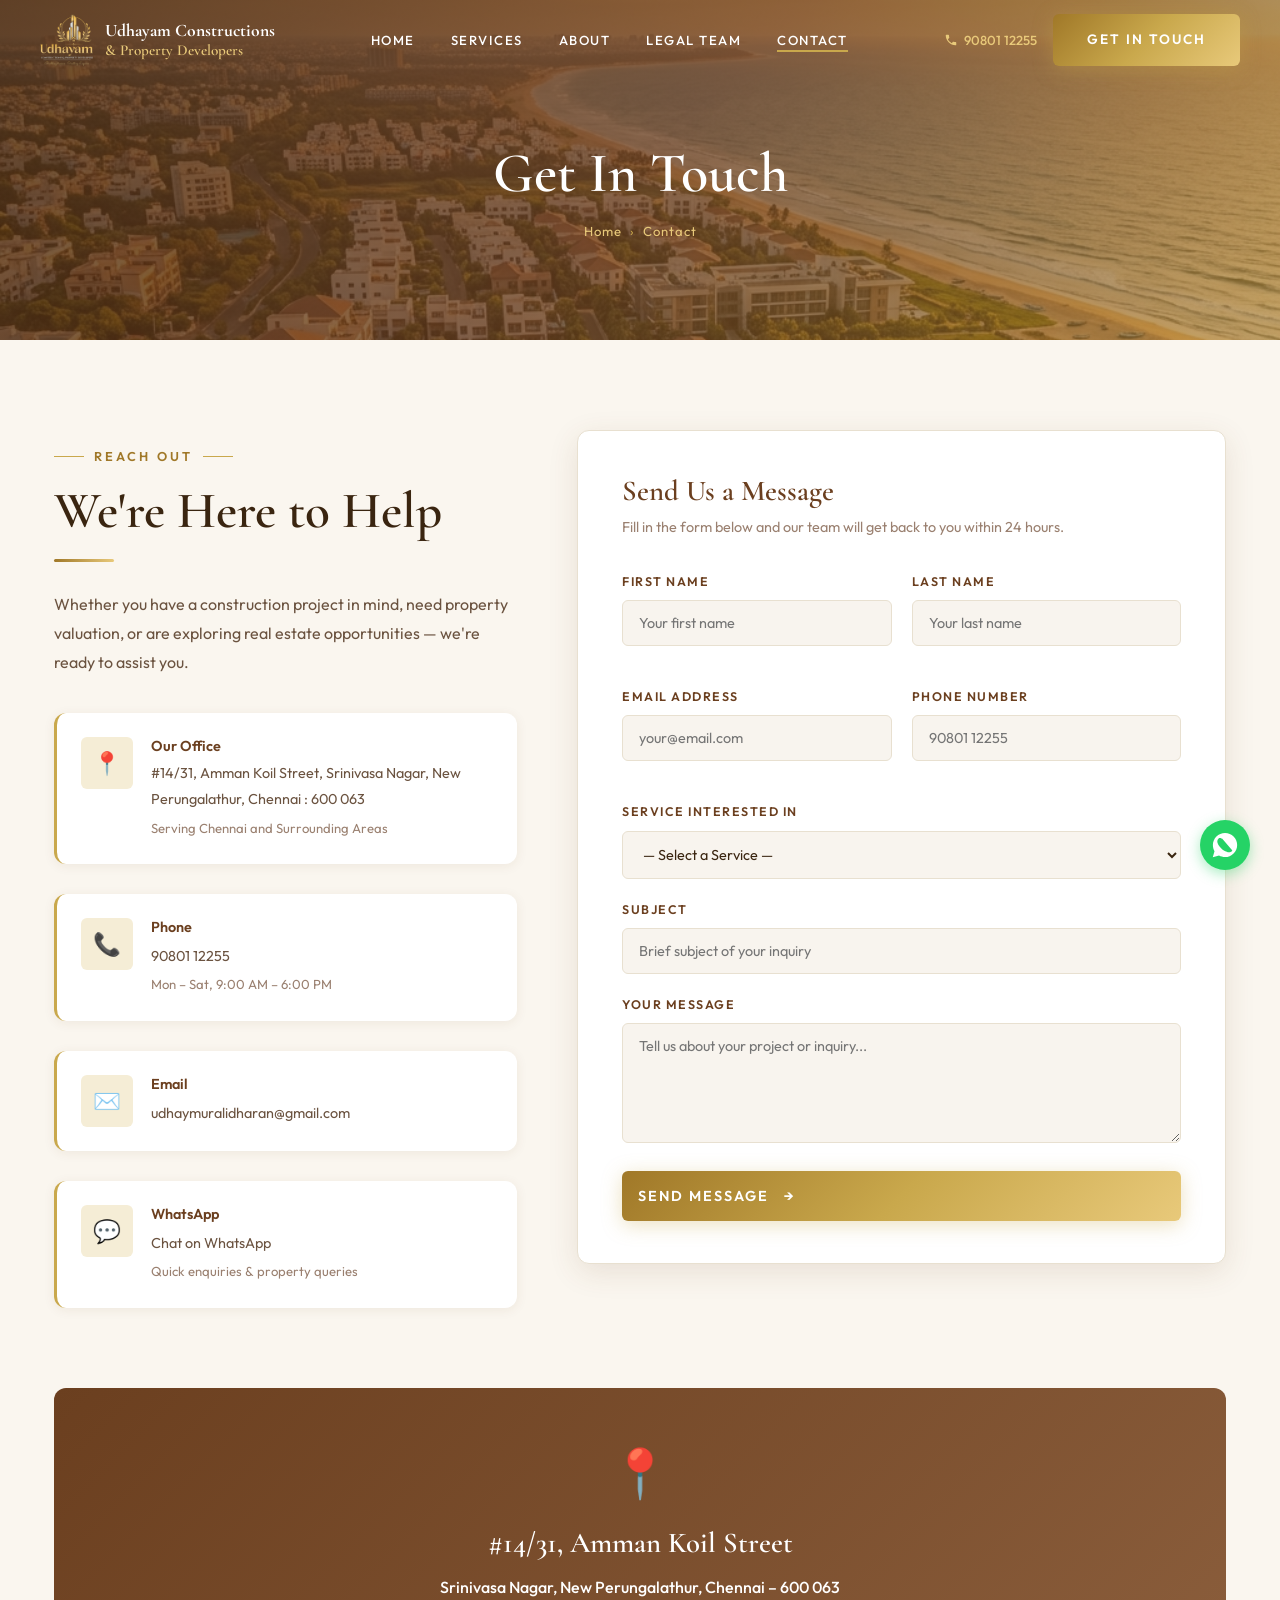
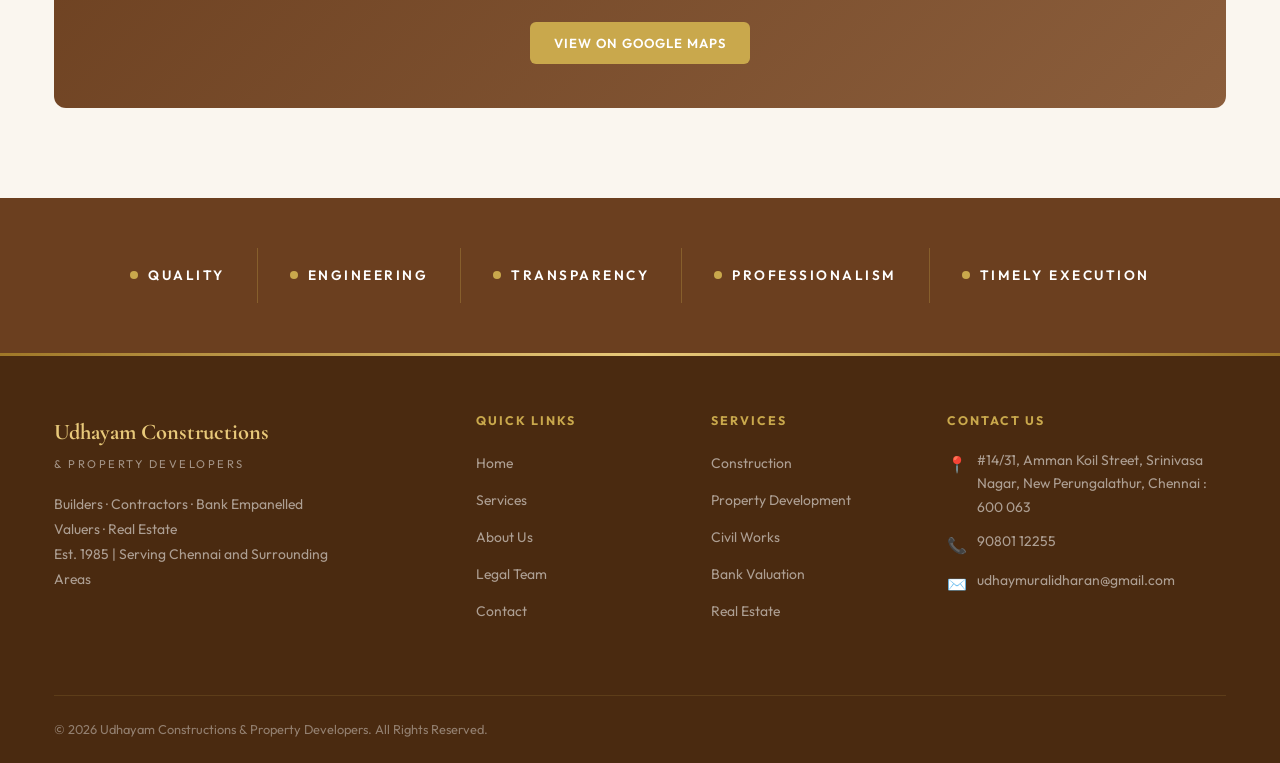
<file: contact.html>
<!DOCTYPE html>
<html lang="en">
<head>
  <meta charset="UTF-8">
  <meta name="viewport" content="width=device-width, initial-scale=1.0">
  <title>Contact Us | Udhayam Constructions & Property Developers – Chennai</title>
  <link rel="icon" type="image/png" href="logo.png">
  <meta name="description" content="Contact Udhayam Constructions & Property Developers in Chennai for construction, property development, valuation or real estate services. Reach us today.">
  <link rel="stylesheet" href="style.css">
  <link rel="preconnect" href="https://fonts.googleapis.com">
  <style>
    .map-placeholder {
      width: 100%;
      height: 320px;
      padding: 0 20px;
      text-align: center;
      background: linear-gradient(135deg, var(--brown) 0%, var(--brown-light) 100%);
      border-radius: var(--radius-lg);
      display: flex;
      align-items: center;
      justify-content: center;
      flex-direction: column;
      gap: 12px;
      color: var(--white);
      margin-top: 50px;
      overflow: hidden;
      position: relative;
    }
    .map-placeholder iframe {
      width: 100%;
      height: 100%;
      border: none;
      border-radius: var(--radius-lg);
      position: absolute;
      inset: 0;
    }
    .form-success {
      display: none;
      text-align: center;
      padding: 30px;
      background: var(--gold-pale);
      border-radius: var(--radius);
      border: 1px solid var(--gold);
      color: var(--brown);
    }
    .form-success.show { display: block; }
  </style>
</head>
<body>

  <!-- NAVBAR -->
  <nav id="navbar" class="scrolled">
    <div class="nav-inner">
      <a href="index.html" class="nav-logo">
        <img src="logo.png" alt="Udhayam Constructions Logo">
        <div class="nav-logo-text">
          <span class="brand">Udhayam Constructions <span class="brand-sub">&amp; Property Developers</span></span>

        </div>
      </a>
      <ul class="nav-links">
        <li><a href="index.html">Home</a></li>
        <li><a href="services.html">Services</a></li>
        <li><a href="about.html">About</a></li>
        <li><a href="legal-team.html">Legal Team</a></li>
        <li><a href="contact.html" class="active">Contact</a></li>
      </ul>
      <div class="nav-cta">
        <a href="tel:+919080112255" class="nav-phone">
          <svg viewBox="0 0 24 24" fill="currentColor" width="14" height="14"><path d="M6.62 10.79c1.44 2.83 3.76 5.14 6.59 6.59l2.2-2.2c.27-.27.67-.36 1.02-.24 1.12.37 2.33.57 3.57.57.55 0 1 .45 1 1V20c0 .55-.45 1-1 1-9.39 0-17-7.61-17-17 0-.55.45-1 1-1h3.5c.55 0 1 .45 1 1 0 1.25.2 2.45.57 3.57.11.35.03.74-.25 1.02l-2.2 2.2z"/></svg>
          90801 12255
        </a>
        <a href="contact.html" class="btn-primary">Get In Touch</a>
      </div>
      <div class="hamburger" id="hamburger"><span></span><span></span><span></span></div>
    </div>
  </nav>
  <div class="mobile-nav" id="mobileNav">
    <a href="index.html">Home</a>
    <a href="services.html">Services</a>
    <a href="about.html">About</a>
    <a href="legal-team.html">Legal Team</a>
    <a href="contact.html">Contact</a>
  </div>

  <!-- PAGE BANNER -->
  <div class="page-banner">
    <div class="page-banner-bg" style="background-image: url('hero_bg.png');"></div>
    <div class="page-banner-overlay"></div>
    <div class="page-banner-content">
      <h1>Get In Touch</h1>
      <div class="breadcrumb">
        <a href="index.html">Home</a>
        <span class="sep">›</span>
        <span>Contact</span>
      </div>
    </div>
  </div>

  <!-- CONTACT SECTION -->
  <section class="contact-section section-pad">
    <div class="container">
      <div class="contact-grid">
        <!-- LEFT: Contact Info -->
        <div class="contact-info-wrap fade-up">
          <div class="section-title">
            <div class="section-label">Reach Out</div>
            <h2>We're Here to Help</h2>
            <span class="gold-line"></span>
            <p>Whether you have a construction project in mind, need property valuation, or are exploring real estate opportunities — we're ready to assist you.</p>
          </div>

          <div style="margin-top:36px;">
            <div class="contact-info-item">
              <div class="ci-icon">📍</div>
              <div class="ci-text">
                <h4>Our Office</h4>
                <p>#14/31, Amman Koil Street, Srinivasa Nagar, New Perungalathur, Chennai : 600 063</p>
                <p style="font-size:0.82rem; margin-top:4px; color:var(--text-light);">Serving Chennai and Surrounding Areas</p>
              </div>
            </div>

            <div class="contact-info-item">
              <div class="ci-icon">📞</div>
              <div class="ci-text">
                <h4>Phone</h4>
                <a href="tel:+919080112255">90801 12255</a>
                <p style="font-size:0.82rem; margin-top:4px; color:var(--text-light);">Mon – Sat, 9:00 AM – 6:00 PM</p>
              </div>
            </div>

            <div class="contact-info-item">
              <div class="ci-icon">✉️</div>
              <div class="ci-text">
                <h4>Email</h4>
                <a href="mailto:udhaymuralidharan@gmail.com">udhaymuralidharan@gmail.com</a>
              </div>
            </div>

            <div class="contact-info-item">
              <div class="ci-icon">💬</div>
              <div class="ci-text">
                <h4>WhatsApp</h4>
                <a href="https://wa.me/91XXXXXXXXXX" target="_blank" rel="noopener">Chat on WhatsApp</a>
                <p style="font-size:0.82rem; margin-top:4px; color:var(--text-light);">Quick enquiries & property queries</p>
              </div>
            </div>
          </div>
        </div>


        <!-- RIGHT: Contact Form -->
        <div class="contact-form-wrap fade-up">
          <h3>Send Us a Message</h3>
          <p class="sub">Fill in the form below and our team will get back to you within 24 hours.</p>

          <div class="form-success" id="formSuccess">
            <div style="font-size:2.5rem; margin-bottom:12px;">✅</div>
            <h3 style="color:var(--brown);">Message Sent!</h3>
            <p>Thank you for reaching out. We'll be in touch with you shortly.</p>
          </div>

          <form id="contactForm" novalidate>
            <div class="form-row">
              <div class="form-group">
                <label for="firstName">First Name</label>
                <input type="text" id="firstName" name="firstName" placeholder="Your first name" required>
              </div>
              <div class="form-group">
                <label for="lastName">Last Name</label>
                <input type="text" id="lastName" name="lastName" placeholder="Your last name">
              </div>
            </div>
            <div class="form-row">
              <div class="form-group">
                <label for="email">Email Address</label>
                <input type="email" id="email" name="email" placeholder="your@email.com" required>
              </div>
              <div class="form-group">
                <label for="phone">Phone Number</label>
                <input type="tel" id="phone" name="phone" placeholder="90801 12255">
              </div>
            </div>
            <div class="form-group">
              <label for="service">Service Interested In</label>
              <select id="service" name="service">
                <option value="">— Select a Service —</option>
                <option>Construction & Contracting</option>
                <option>Property Development</option>
                <option>Building & Civil Works</option>
                <option>Contractor Services</option>
                <option>Bank Empanelment & Property Valuation</option>
                <option>Real Estate Services</option>
                <option>General Inquiry</option>
              </select>
            </div>
            <div class="form-group">
              <label for="subject">Subject</label>
              <input type="text" id="subject" name="subject" placeholder="Brief subject of your inquiry">
            </div>
            <div class="form-group">
              <label for="message">Your Message</label>
              <textarea id="message" name="message" placeholder="Tell us about your project or inquiry..." required></textarea>
            </div>
            <button type="button" class="btn-primary form-submit" id="submitBtn" onclick="sendToWhatsApp()">
              Send Message &nbsp; →
            </button>
          </form>
        </div>
      </div>

      <!-- MAP PLACEHOLDER -->
      <div class="map-placeholder fade-up">
        <div style="font-size:3rem; z-index:2; position:relative;">📍</div>
        <h3 style="z-index:2; position:relative; color:var(--white);">#14/31, Amman Koil Street</h3>
        <p style="z-index:2; position:relative; color:var(--white); font-size:1rem; font-weight:500;">Srinivasa Nagar, New Perungalathur, Chennai – 600 063</p>
        <a href="https://maps.google.com/?q=Srinivasa+Nagar,New+Perungalathur,Chennai+600063" target="_blank" rel="noopener" style="z-index:2; position:relative; background:var(--gold); color:var(--white); padding:10px 24px; border-radius:var(--radius); font-size:0.82rem; font-weight:600; letter-spacing:1px; text-transform:uppercase; margin-top:8px;">View on Google Maps</a>
      </div>
    </div>
  </section>

  <!-- VALUES STRIP -->
  <div class="values-strip">
    <div class="values-strip-inner">
      <div class="value-pill"><div class="dot"></div><span>Quality</span></div>
      <div class="value-pill"><div class="dot"></div><span>Engineering</span></div>
      <div class="value-pill"><div class="dot"></div><span>Transparency</span></div>
      <div class="value-pill"><div class="dot"></div><span>Professionalism</span></div>
      <div class="value-pill"><div class="dot"></div><span>Timely Execution</span></div>
    </div>
  </div>

  <!-- FOOTER -->
  <footer>
    <div class="container">
      <div class="footer-top">
        <div class="footer-grid">
          <div class="footer-brand">
            <div class="logo-text">Udhayam Constructions</div>
            <div class="tagline">& Property Developers</div>
            <p>Builders · Contractors · Bank Empanelled Valuers · Real Estate<br>Est. 1985 | Serving Chennai and Surrounding Areas</p>
          </div>
          <div class="footer-col">
            <h4>Quick Links</h4>
            <ul>
              <li><a href="index.html">Home</a></li>
              <li><a href="services.html">Services</a></li>
              <li><a href="about.html">About Us</a></li>
              <li><a href="legal-team.html">Legal Team</a></li>
              <li><a href="contact.html">Contact</a></li>
            </ul>
          </div>
          <div class="footer-col">
            <h4>Services</h4>
            <ul>
              <li><a href="services.html">Construction</a></li>
              <li><a href="services.html">Property Development</a></li>
              <li><a href="services.html">Civil Works</a></li>
              <li><a href="services.html">Bank Valuation</a></li>
              <li><a href="services.html">Real Estate</a></li>
            </ul>
          </div>
          <div class="footer-col">
            <h4>Contact Us</h4>
            <ul class="footer-contact">
              <li><span class="fi-icon">📍</span> #14/31, Amman Koil Street, Srinivasa Nagar, New Perungalathur, Chennai : 600 063</li>
              <li><span class="fi-icon">📞</span> <a href="tel:+919080112255">90801 12255</a></li>
              <li><span class="fi-icon">✉️</span> <a href="mailto:udhaymuralidharan@gmail.com">udhaymuralidharan@gmail.com</a></li>
            </ul>
          </div>
        </div>
      </div>
      <div class="footer-bottom">
        <p>© 2026 Udhayam Constructions & Property Developers. All Rights Reserved.</p>
      </div>
    </div>
  </footer>

  <a href="https://wa.me/919080112255" id="whatsapp-btn" target="_blank" aria-label="Chat on WhatsApp" style="position: fixed; bottom: 30px; right: 30px; width: 50px; height: 50px; background: #25D366; color: white; border-radius: 50%; display: flex; align-items: center; justify-content: center; z-index: 99; box-shadow: 0 4px 14px rgba(37,211,102,0.4); transition: transform 0.3s ease;">
    <svg viewBox="0 0 32 32" fill="currentColor" width="28" height="28"><path d="M16.05 2.15c-7.66 0-13.9 6.24-13.9 13.9 0 2.45.64 4.84 1.85 6.95L2 30l7.2-1.89c2.04 1.11 4.35 1.7 6.8 1.7 7.66 0 13.9-6.24 13.9-13.9S23.71 2.15 16.05 2.15zm8.39 20.08c-.35.98-2.02 1.88-2.8 1.98-.78.11-1.74.28-5.32-1.2-4.32-1.79-7.14-6.2-7.36-6.49-.21-.29-1.76-2.34-1.76-4.46 0-2.12 1.1-3.17 1.5-3.6.38-.41.83-.51 1.11-.51.28 0 .56.01.8.02.26.01.62-.1.95.7 3.51.13.56.42 1.25.48 1.4.07.15.11.33.01.52s-.17.31-.35.5c-.17.19-.36.41-.51.56-.17.17-.35.35-.15.7 1.12.35 2.5 1.13 3.69 2.2 1.18 1.07 1.97 1.82 2.25 2.3.28.49.03.75-.15.93-.17.18-.75.87-.93 1.1-.17.23-.35.19-.66.04-.32-.15-2.01-.74-3.83-2.36-1.42-1.26-2.38-2.82-2.66-3.29-.28-.47-.03-.73.15-.96.16-.2.35-.41.53-.61.18-.21.24-.35.35-.59.12-.24.06-.45-.03-.63-.08-.18-.75-1.81-1.03-2.48-.27-.65-.54-.56-.75-.57-.2-.01-.43-.01-.66-.01zm0 0"/></svg>
  </a>

  <script>
    const navbar = document.getElementById('navbar');
    window.addEventListener('scroll', () => {
      navbar.classList.toggle('scrolled', window.scrollY > 60);
      
    });
    const hamburger = document.getElementById('hamburger');
    const mobileNav = document.getElementById('mobileNav');
    hamburger.addEventListener('click', () => {
      hamburger.classList.toggle('open');
      mobileNav.classList.toggle('open');
    });
    const observer = new IntersectionObserver((entries) => {
      entries.forEach(e => { if (e.isIntersecting) e.target.classList.add('visible'); });
    }, { threshold: 0.1 });
    document.querySelectorAll('.fade-up').forEach(el => observer.observe(el));

    // Send to WhatsApp
    function sendToWhatsApp() {
      const firstName = document.getElementById('firstName').value.trim();
      const lastName = document.getElementById('lastName').value.trim();
      const phone = document.getElementById('phone').value.trim();
      const service = document.getElementById('service').value;
      const subject = document.getElementById('subject').value.trim();
      const message = document.getElementById('message').value.trim();

      const name = (firstName + ' ' + lastName).trim() || 'A visitor';
      let text = `Hello Udhayam Constructions,\n\nName: ${name}`;
      if (phone) text += `\nPhone: ${phone}`;
      if (service) text += `\nService: ${service}`;
      if (subject) text += `\nSubject: ${subject}`;
      if (message) text += `\n\nMessage: ${message}`;

      const waUrl = 'https://wa.me/919080112255?text=' + encodeURIComponent(text);
      window.open(waUrl, '_blank');
    }
  </script>
</body>
</html>
</file>
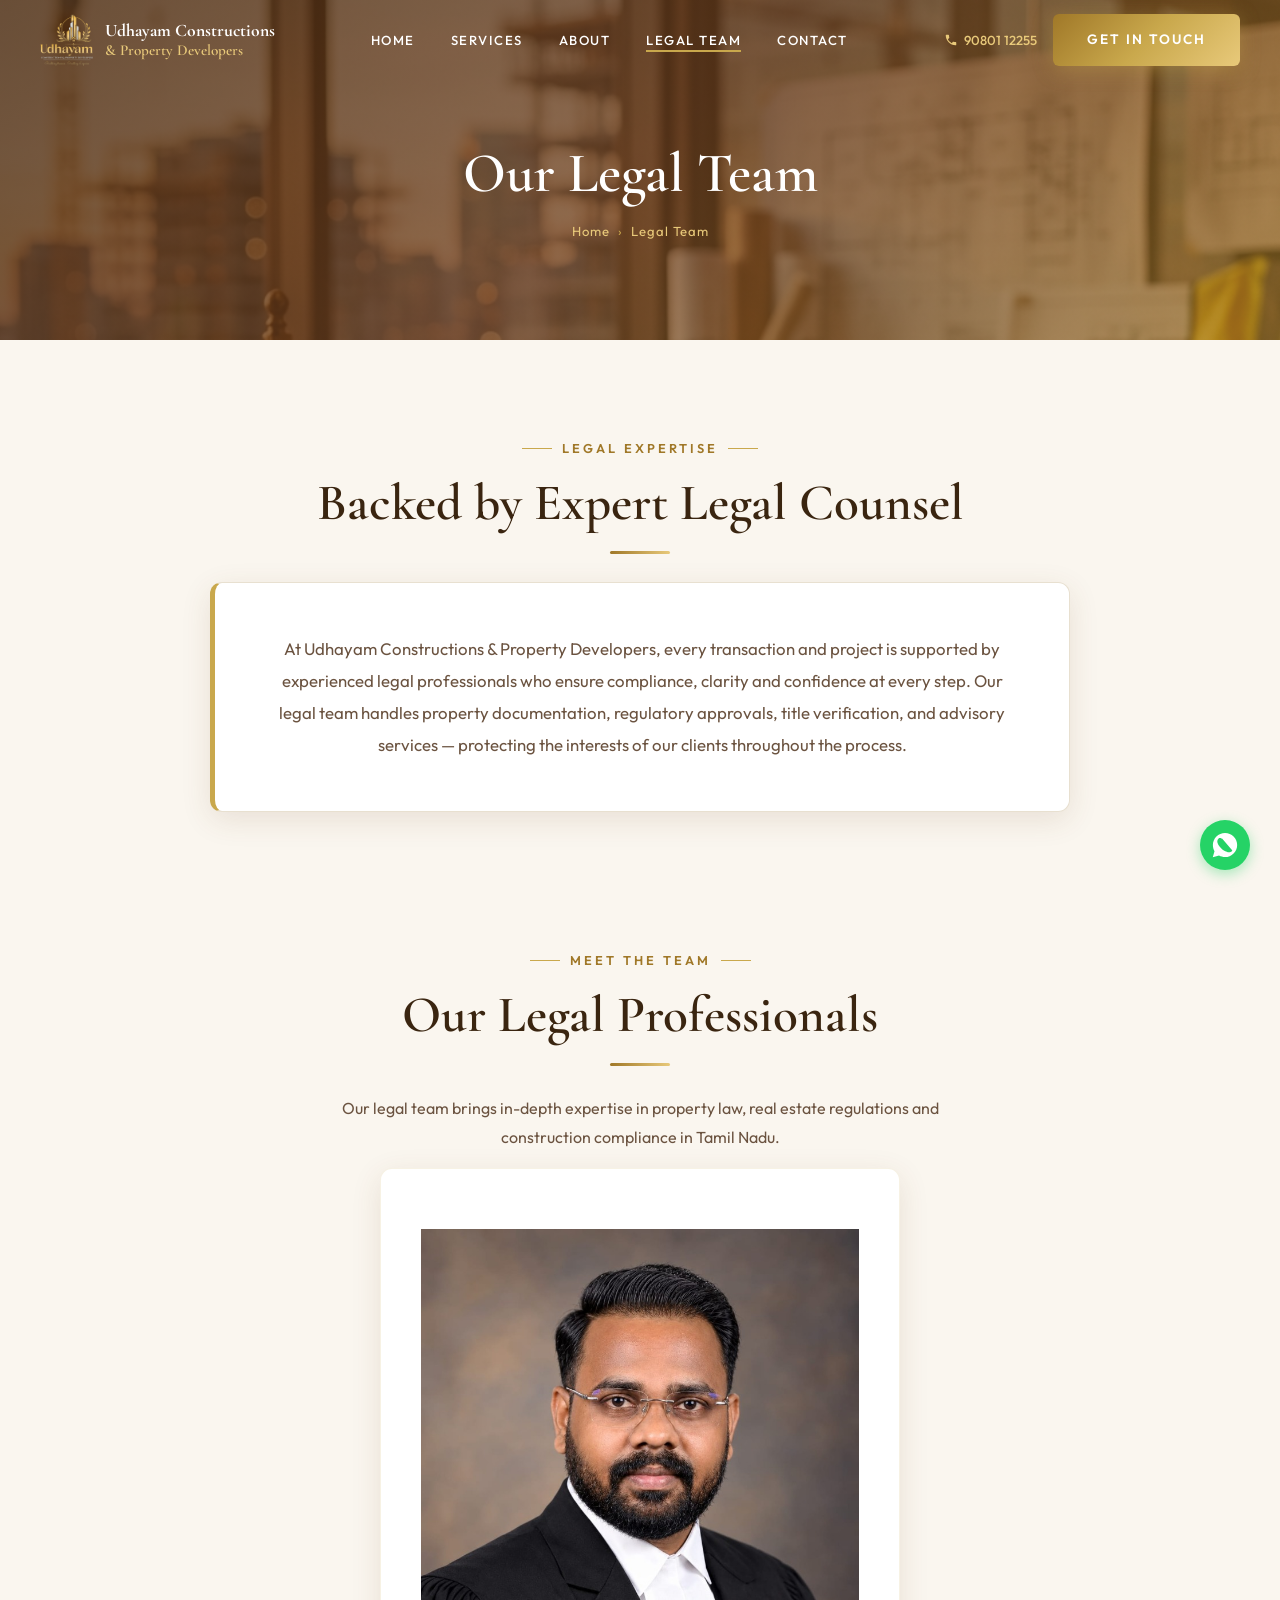
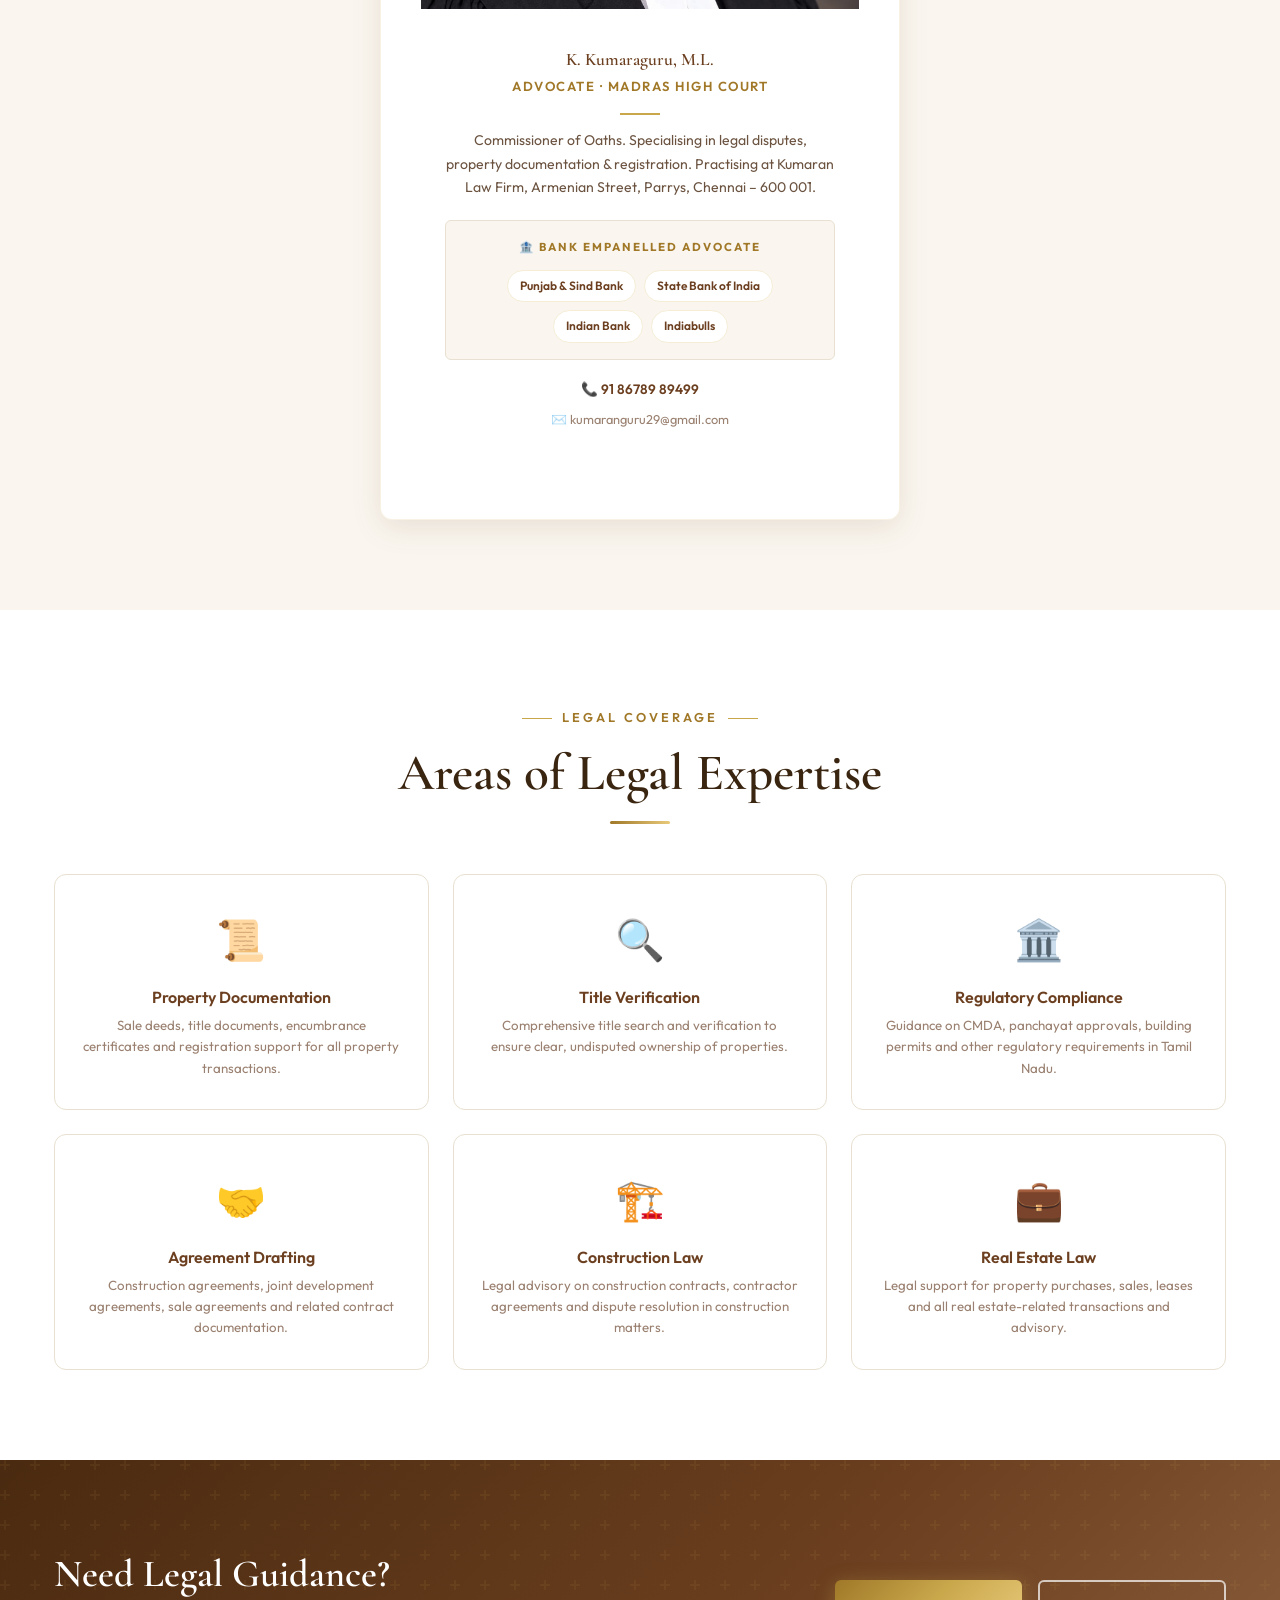
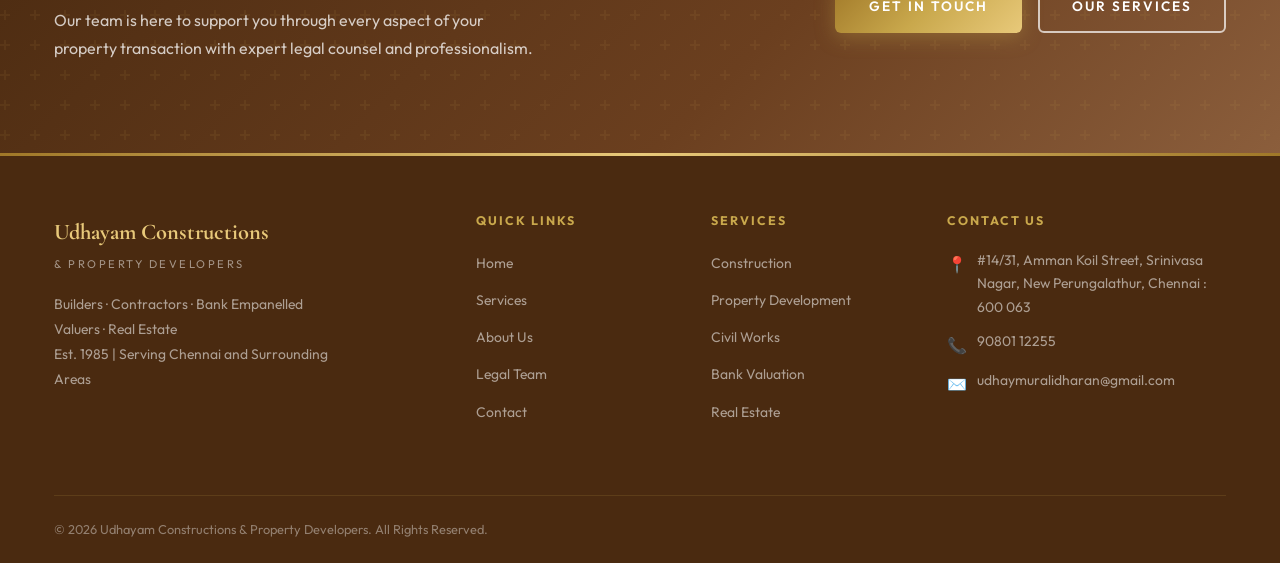
<file: legal-team.html>
<!DOCTYPE html>
<html lang="en">

<head>
  <meta charset="UTF-8">
  <meta name="viewport" content="width=device-width, initial-scale=1.0">
  <title>Legal Team | Udhayam Constructions & Property Developers – Chennai</title>
  <link rel="icon" type="image/png" href="logo.png">
  <meta name="description"
    content="Meet the legal team at Udhayam Constructions & Property Developers. Expert legal professionals supporting property transactions, documentation and regulatory compliance in Chennai.">
  <link rel="stylesheet" href="style.css">
  <link rel="preconnect" href="https://fonts.googleapis.com">
  <style>
    .legal-intro-box {
      background: var(--white);
      border-radius: var(--radius-lg);
      padding: 50px 55px;
      border: 1px solid var(--warm-gray);
      border-left: 5px solid var(--gold);
      box-shadow: var(--shadow-md);
      max-width: 860px;
      margin: 0 auto;
    }

    .legal-areas-grid {
      display: grid;
      grid-template-columns: repeat(3, 1fr);
      gap: 24px;
      margin-top: 50px;
    }

    .legal-area-card {
      background: var(--white);
      border-radius: var(--radius-lg);
      padding: 30px 28px;
      border: 1px solid var(--warm-gray);
      text-align: center;
      transition: var(--transition);
    }

    .legal-area-card:hover {
      transform: translateY(-5px);
      box-shadow: var(--shadow-md);
      border-color: var(--gold-pale);
    }

    .legal-area-card .icon {
      font-size: 2.5rem;
      margin-bottom: 14px;
    }

    .legal-area-card h4 {
      font-size: 1rem;
      color: var(--brown);
      margin-bottom: 8px;
      font-family: var(--font-body);
      font-weight: 600;
    }

    .legal-area-card p {
      font-size: 0.83rem;
      color: var(--text-light);
      line-height: 1.6;
    }

    @media (max-width: 768px) {
      .legal-intro-box {
        padding: 30px 24px;
      }

      .legal-areas-grid {
        grid-template-columns: repeat(2, 1fr);
      }
    }

    @media (max-width: 480px) {
      .legal-areas-grid {
        grid-template-columns: 1fr;
      }
    }
  </style>
</head>

<body>

  <!-- NAVBAR -->
  <nav id="navbar" class="scrolled">
    <div class="nav-inner">
      <a href="index.html" class="nav-logo">
        <img src="logo.png" alt="Udhayam Constructions Logo">
        <div class="nav-logo-text">
          <span class="brand">Udhayam Constructions <span class="brand-sub">&amp; Property Developers</span></span>

        </div>
      </a>
      <ul class="nav-links">
        <li><a href="index.html">Home</a></li>
        <li><a href="services.html">Services</a></li>
        <li><a href="about.html">About</a></li>
        <li><a href="legal-team.html" class="active">Legal Team</a></li>
        <li><a href="contact.html">Contact</a></li>
      </ul>
      <div class="nav-cta">
        <a href="tel:+919080112255" class="nav-phone">
          <svg viewBox="0 0 24 24" fill="currentColor" width="14" height="14">
            <path
              d="M6.62 10.79c1.44 2.83 3.76 5.14 6.59 6.59l2.2-2.2c.27-.27.67-.36 1.02-.24 1.12.37 2.33.57 3.57.57.55 0 1 .45 1 1V20c0 .55-.45 1-1 1-9.39 0-17-7.61-17-17 0-.55.45-1 1-1h3.5c.55 0 1 .45 1 1 0 1.25.2 2.45.57 3.57.11.35.03.74-.25 1.02l-2.2 2.2z" />
          </svg>
          90801 12255
        </a>
        <a href="contact.html" class="btn-primary">Get In Touch</a>
      </div>
      <div class="hamburger" id="hamburger"><span></span><span></span><span></span></div>
    </div>
  </nav>
  <div class="mobile-nav" id="mobileNav">
    <a href="index.html">Home</a>
    <a href="services.html">Services</a>
    <a href="about.html">About</a>
    <a href="legal-team.html">Legal Team</a>
    <a href="contact.html">Contact</a>
  </div>

  <!-- PAGE BANNER -->
  <div class="page-banner">
    <div class="page-banner-bg" style="background-image: url('legal_bg.png');"></div>
    <div class="page-banner-overlay"></div>
    <div class="page-banner-content">
      <h1>Our Legal Team</h1>
      <div class="breadcrumb">
        <a href="index.html">Home</a>
        <span class="sep">›</span>
        <span>Legal Team</span>
      </div>
    </div>
  </div>

  <!-- INTRO -->
  <section class="section-pad" style="background: var(--cream);">
    <div class="container">
      <div class="section-title centered fade-up">
        <div class="section-label">Legal Expertise</div>
        <h2>Backed by Expert Legal Counsel</h2>
        <span class="gold-line"></span>
      </div>
      <div class="legal-intro-box fade-up">
        <p style="font-size: 1.05rem; line-height: 1.9; color: var(--text-mid); text-align:center;">
          At Udhayam Constructions & Property Developers, every transaction and project is supported by experienced
          legal professionals who ensure compliance, clarity and confidence at every step. Our legal team handles
          property documentation, regulatory approvals, title verification, and advisory services — protecting the
          interests of our clients throughout the process.
        </p>

      </div>
    </div>
  </section>

  <!-- TEAM GRID -->
  <section class="legal-team-section" style="padding: 40px 0 90px;">
    <div class="container">
      <div class="section-title centered fade-up">
        <div class="section-label">Meet The Team</div>
        <h2>Our Legal Professionals</h2>
        <span class="gold-line"></span>
        <p>Our legal team brings in-depth expertise in property law, real estate regulations and construction compliance
          in Tamil Nadu.</p>
      </div>

      <div style="max-width: 520px; margin: 0 auto;">

        <!-- K. Kumaraguru -->
        <div class="team-placeholder fade-up"
          style="background:var(--white); border-radius:var(--radius-lg); overflow:hidden; box-shadow:var(--shadow-md); border:1px solid rgba(201,168,76,0.15); text-align:center;">
          <div style="height:380px; width:100%; overflow:hidden;">
            <img src="kumaraguru.jpg" alt="K. Kumaraguru"
              style="width:100%; height:100%; object-fit:cover; object-position:center top;">
          </div>
          <div style="padding: 28px 24px;">
            <h3 style="margin-bottom:4px; color:var(--brown);">K. Kumaraguru, M.L.</h3>
            <p
              style="color:var(--gold-dark); font-size:0.82rem; font-weight:600; text-transform:uppercase; letter-spacing:1.5px;">
              Advocate · Madras High Court</p>
            <div style="margin:14px auto; width:40px; height:2px; background:var(--gold);"></div>
            <p style="font-size:0.88rem; color:var(--text-mid); line-height:1.7;">Commissioner of Oaths. Specialising in
              legal disputes, property documentation & registration. Practising at Kumaran Law Firm, Armenian Street,
              Parrys, Chennai – 600 001.</p>

            <!-- Bank Empanelment -->
            <div
              style="margin-top:20px; padding:16px; background:var(--cream); border-radius:var(--radius); border:1px solid var(--warm-gray);">
              <p
                style="font-size:0.72rem; font-weight:700; letter-spacing:2px; text-transform:uppercase; color:var(--gold-dark); margin-bottom:12px;">
                🏦 Bank Empanelled Advocate</p>
              <div style="display:flex; flex-wrap:wrap; gap:8px; justify-content:center;">
                <span
                  style="background:var(--white); border:1px solid var(--gold-pale); color:var(--brown); font-size:0.75rem; font-weight:600; padding:5px 12px; border-radius:20px;">Punjab
                  & Sind Bank</span>
                <span
                  style="background:var(--white); border:1px solid var(--gold-pale); color:var(--brown); font-size:0.75rem; font-weight:600; padding:5px 12px; border-radius:20px;">State
                  Bank of India</span>
                <span
                  style="background:var(--white); border:1px solid var(--gold-pale); color:var(--brown); font-size:0.75rem; font-weight:600; padding:5px 12px; border-radius:20px;">Indian
                  Bank</span>
                <span
                  style="background:var(--white); border:1px solid var(--gold-pale); color:var(--brown); font-size:0.75rem; font-weight:600; padding:5px 12px; border-radius:20px;">Indiabulls</span>
              </div>
            </div>

            <div style="margin-top:18px; display:flex; flex-direction:column; gap:8px; align-items:center;">
              <a href="tel:+918678989499" style="font-size:0.85rem; color:var(--brown); font-weight:600;">📞 91 86789
                89499</a>
              <a href="mailto:kumaranguru29@gmail.com" style="font-size:0.8rem; color:var(--text-light);">✉️
                kumaranguru29@gmail.com</a>
            </div>
          </div>
        </div>

      </div>
    </div>
  </section>

  <!-- LEGAL AREAS -->
  <section class="section-pad" style="background: var(--white);">
    <div class="container">
      <div class="section-title centered fade-up">
        <div class="section-label">Legal Coverage</div>
        <h2>Areas of Legal Expertise</h2>
        <span class="gold-line"></span>
      </div>
      <div class="legal-areas-grid">
        <div class="legal-area-card fade-up">
          <div class="icon">📜</div>
          <h4>Property Documentation</h4>
          <p>Sale deeds, title documents, encumbrance certificates and registration support for all property
            transactions.</p>
        </div>
        <div class="legal-area-card fade-up">
          <div class="icon">🔍</div>
          <h4>Title Verification</h4>
          <p>Comprehensive title search and verification to ensure clear, undisputed ownership of properties.</p>
        </div>
        <div class="legal-area-card fade-up">
          <div class="icon">🏛️</div>
          <h4>Regulatory Compliance</h4>
          <p>Guidance on CMDA, panchayat approvals, building permits and other regulatory requirements in Tamil Nadu.
          </p>
        </div>
        <div class="legal-area-card fade-up">
          <div class="icon">🤝</div>
          <h4>Agreement Drafting</h4>
          <p>Construction agreements, joint development agreements, sale agreements and related contract documentation.
          </p>
        </div>
        <div class="legal-area-card fade-up">
          <div class="icon">🏗️</div>
          <h4>Construction Law</h4>
          <p>Legal advisory on construction contracts, contractor agreements and dispute resolution in construction
            matters.</p>
        </div>
        <div class="legal-area-card fade-up">
          <div class="icon">💼</div>
          <h4>Real Estate Law</h4>
          <p>Legal support for property purchases, sales, leases and all real estate-related transactions and advisory.
          </p>
        </div>
      </div>
    </div>
  </section>

  <!-- CTA -->
  <section class="cta-banner section-pad">
    <div class="container">
      <div class="cta-inner">
        <div>
          <h2>Need Legal Guidance?</h2>
          <p>Our team is here to support you through every aspect of your property transaction with expert legal counsel
            and professionalism.</p>
        </div>
        <div class="cta-buttons">
          <a href="contact.html" class="btn-primary">Get In Touch</a>
          <a href="services.html" class="btn-outline">Our Services</a>
        </div>
      </div>
    </div>
  </section>

  <!-- FOOTER -->
  <footer>
    <div class="container">
      <div class="footer-top">
        <div class="footer-grid">
          <div class="footer-brand">
            <div class="logo-text">Udhayam Constructions</div>
            <div class="tagline">& Property Developers</div>
            <p>Builders · Contractors · Bank Empanelled Valuers · Real Estate<br>Est. 1985 | Serving Chennai and
              Surrounding Areas</p>
          </div>
          <div class="footer-col">
            <h4>Quick Links</h4>
            <ul>
              <li><a href="index.html">Home</a></li>
              <li><a href="services.html">Services</a></li>
              <li><a href="about.html">About Us</a></li>
              <li><a href="legal-team.html">Legal Team</a></li>
              <li><a href="contact.html">Contact</a></li>
            </ul>
          </div>
          <div class="footer-col">
            <h4>Services</h4>
            <ul>
              <li><a href="services.html">Construction</a></li>
              <li><a href="services.html">Property Development</a></li>
              <li><a href="services.html">Civil Works</a></li>
              <li><a href="services.html">Bank Valuation</a></li>
              <li><a href="services.html">Real Estate</a></li>
            </ul>
          </div>
          <div class="footer-col">
            <h4>Contact Us</h4>
            <ul class="footer-contact">
              <li><span class="fi-icon">📍</span> #14/31, Amman Koil Street, Srinivasa Nagar, New Perungalathur, Chennai
                : 600 063</li>
              <li><span class="fi-icon">📞</span> <a href="tel:+919080112255">90801 12255</a></li>
              <li><span class="fi-icon">✉️</span> <a
                  href="mailto:udhaymuralidharan@gmail.com">udhaymuralidharan@gmail.com</a></li>
            </ul>
          </div>
        </div>
      </div>
      <div class="footer-bottom">
        <p>© 2026 Udhayam Constructions & Property Developers. All Rights Reserved.</p>
      </div>
    </div>
  </footer>

  <a href="https://wa.me/919080112255" id="whatsapp-btn" target="_blank" aria-label="Chat on WhatsApp"
    style="position: fixed; bottom: 30px; right: 30px; width: 50px; height: 50px; background: #25D366; color: white; border-radius: 50%; display: flex; align-items: center; justify-content: center; z-index: 99; box-shadow: 0 4px 14px rgba(37,211,102,0.4); transition: transform 0.3s ease;">
    <svg viewBox="0 0 32 32" fill="currentColor" width="28" height="28">
      <path
        d="M16.05 2.15c-7.66 0-13.9 6.24-13.9 13.9 0 2.45.64 4.84 1.85 6.95L2 30l7.2-1.89c2.04 1.11 4.35 1.7 6.8 1.7 7.66 0 13.9-6.24 13.9-13.9S23.71 2.15 16.05 2.15zm8.39 20.08c-.35.98-2.02 1.88-2.8 1.98-.78.11-1.74.28-5.32-1.2-4.32-1.79-7.14-6.2-7.36-6.49-.21-.29-1.76-2.34-1.76-4.46 0-2.12 1.1-3.17 1.5-3.6.38-.41.83-.51 1.11-.51.28 0 .56.01.8.02.26.01.62-.1.95.7 3.51.13.56.42 1.25.48 1.4.07.15.11.33.01.52s-.17.31-.35.5c-.17.19-.36.41-.51.56-.17.17-.35.35-.15.7 1.12.35 2.5 1.13 3.69 2.2 1.18 1.07 1.97 1.82 2.25 2.3.28.49.03.75-.15.93-.17.18-.75.87-.93 1.1-.17.23-.35.19-.66.04-.32-.15-2.01-.74-3.83-2.36-1.42-1.26-2.38-2.82-2.66-3.29-.28-.47-.03-.73.15-.96.16-.2.35-.41.53-.61.18-.21.24-.35.35-.59.12-.24.06-.45-.03-.63-.08-.18-.75-1.81-1.03-2.48-.27-.65-.54-.56-.75-.57-.2-.01-.43-.01-.66-.01zm0 0" />
    </svg>
  </a>

  <script>
    const navbar = document.getElementById('navbar');
    window.addEventListener('scroll', () => {
      navbar.classList.toggle('scrolled', window.scrollY > 60);

    });
    const hamburger = document.getElementById('hamburger');
    const mobileNav = document.getElementById('mobileNav');
    hamburger.addEventListener('click', () => {
      hamburger.classList.toggle('open');
      mobileNav.classList.toggle('open');
    });
    const observer = new IntersectionObserver((entries) => {
      entries.forEach(e => { if (e.isIntersecting) e.target.classList.add('visible'); });
    }, { threshold: 0.1 });
    document.querySelectorAll('.fade-up').forEach(el => observer.observe(el));
  </script>
</body>

</html>
</file>
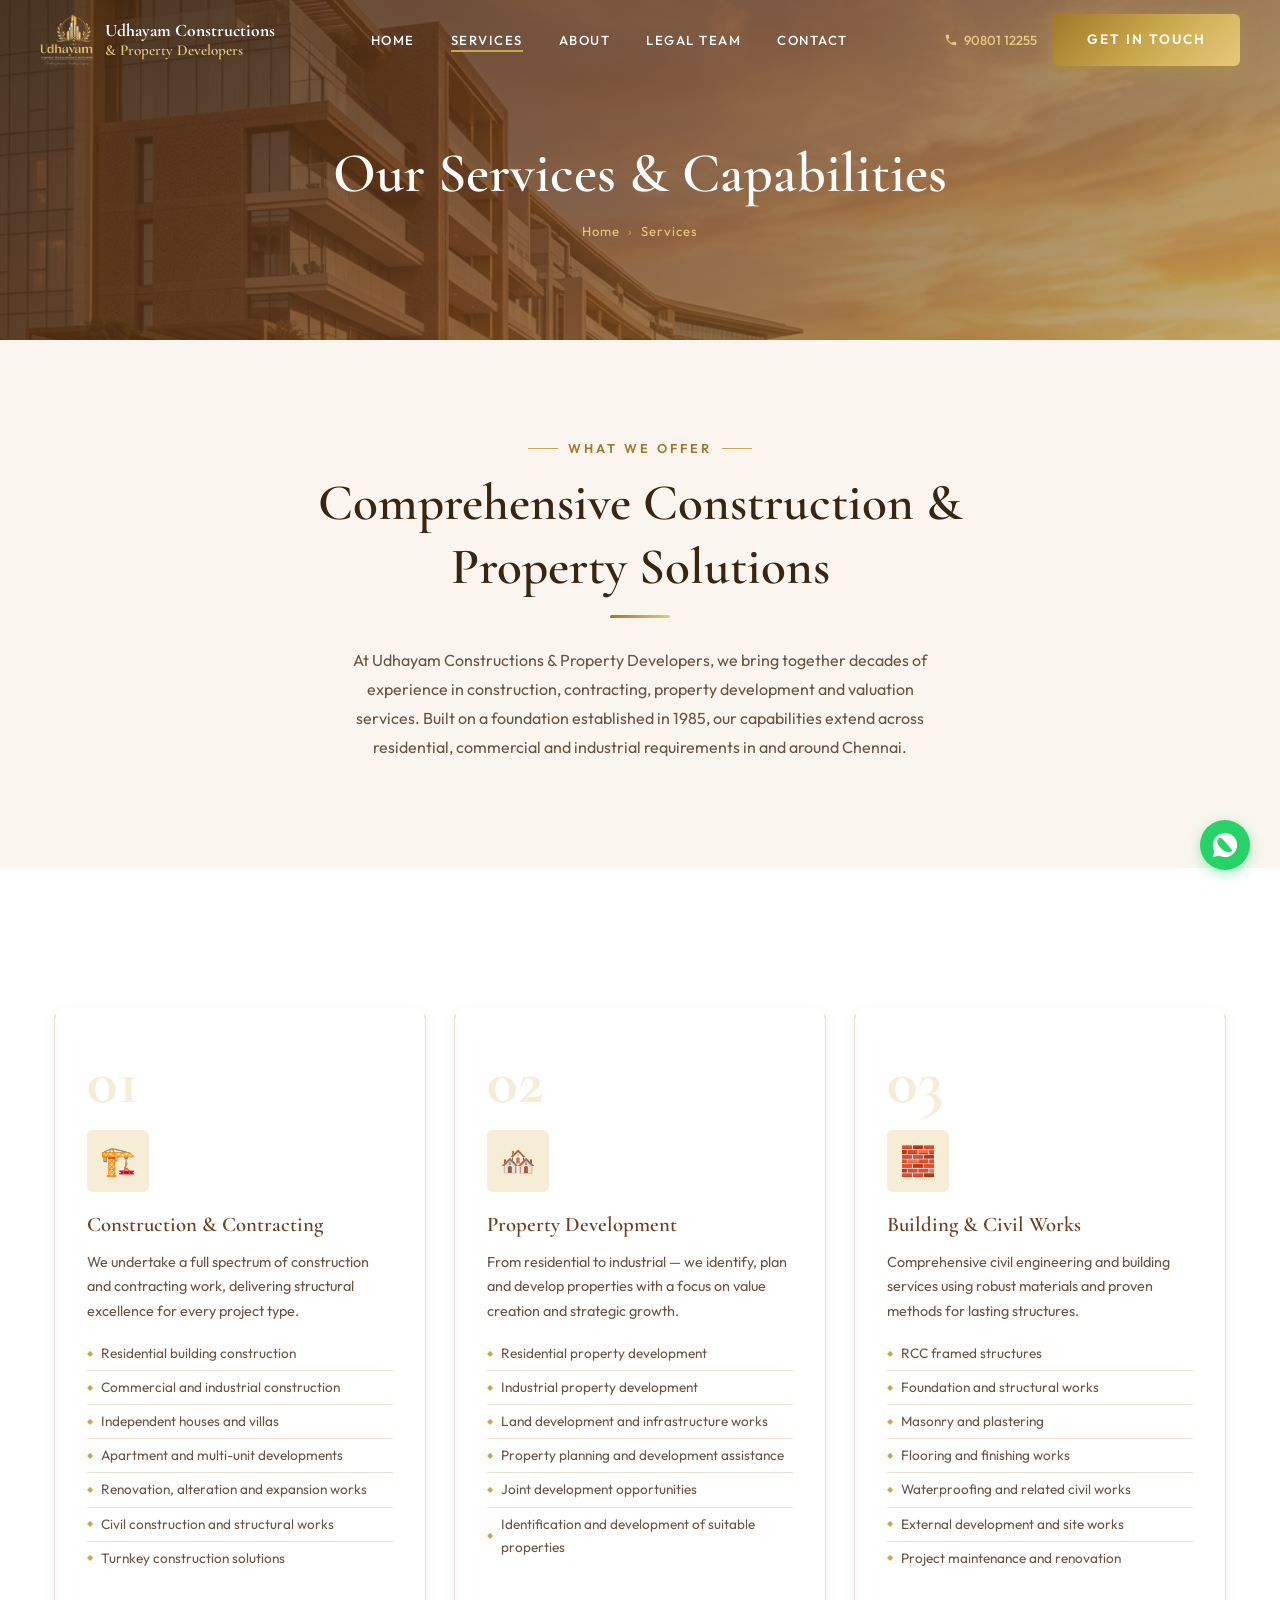
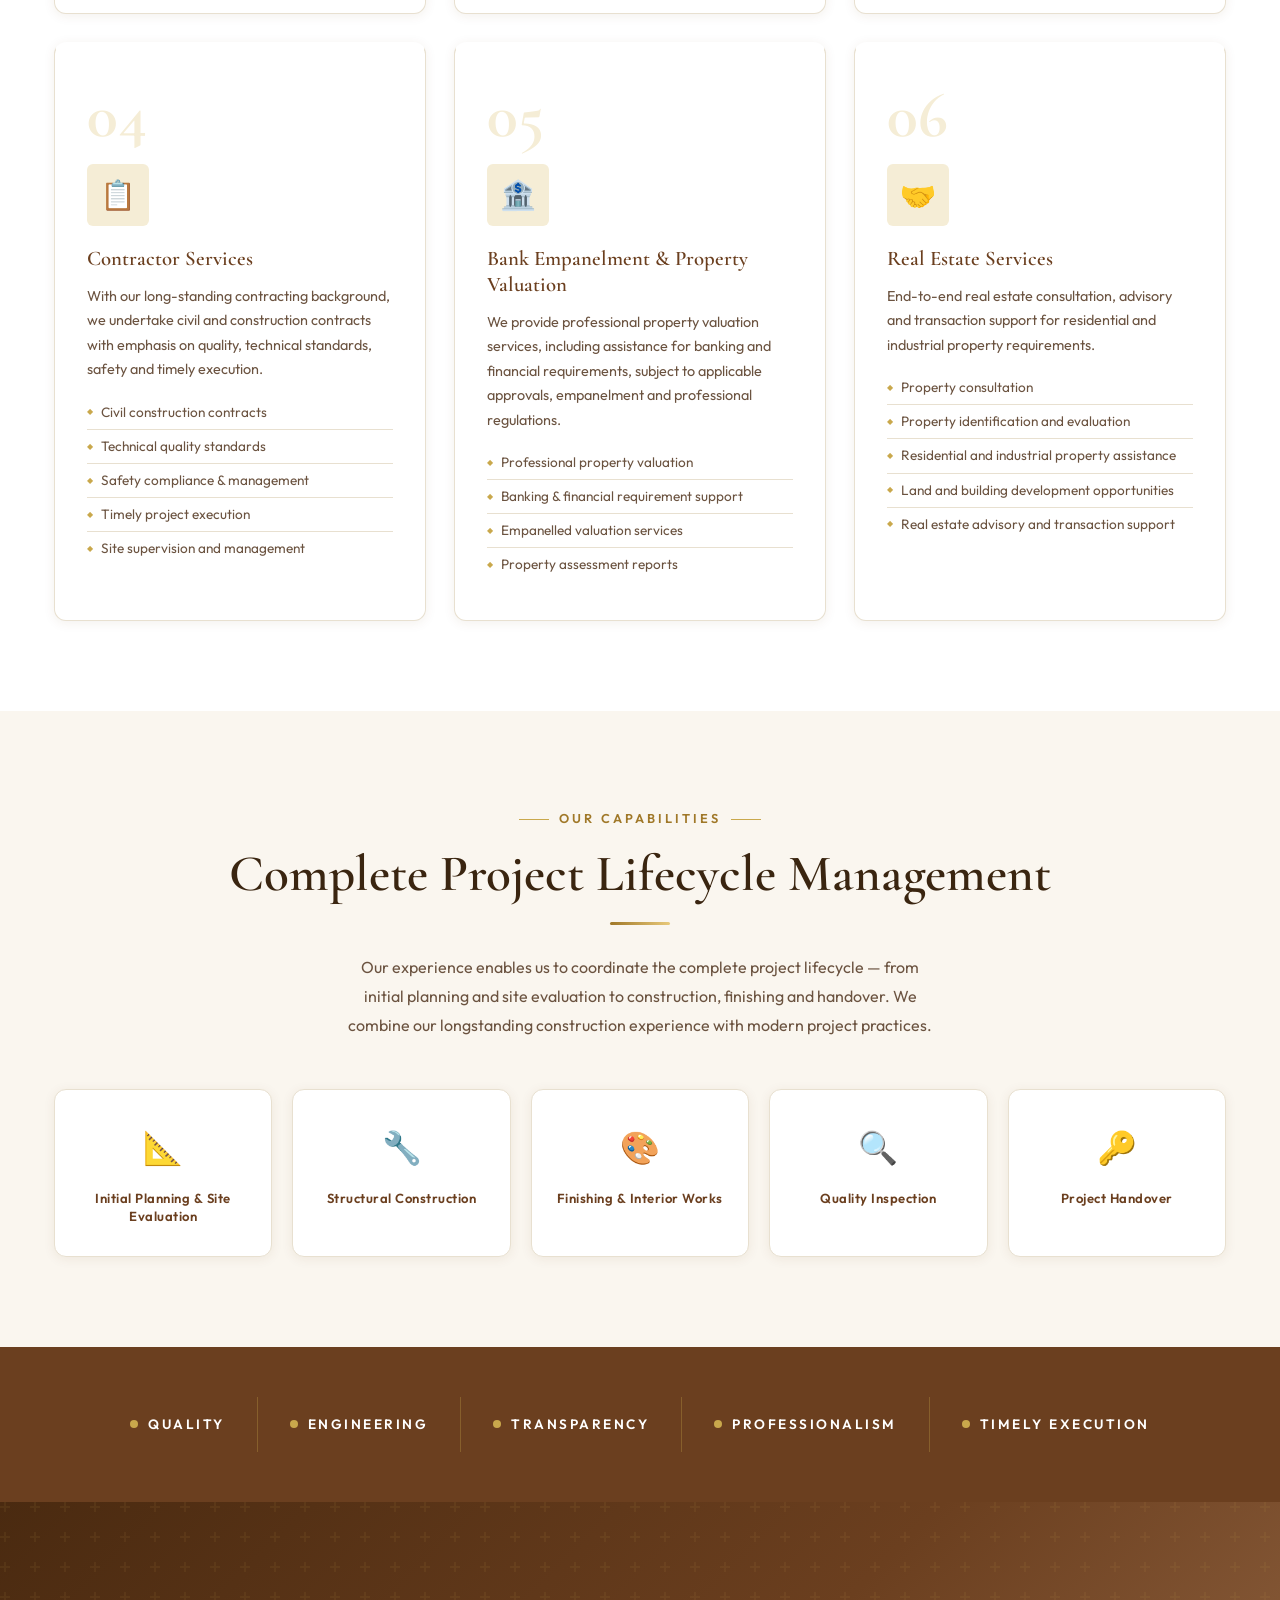
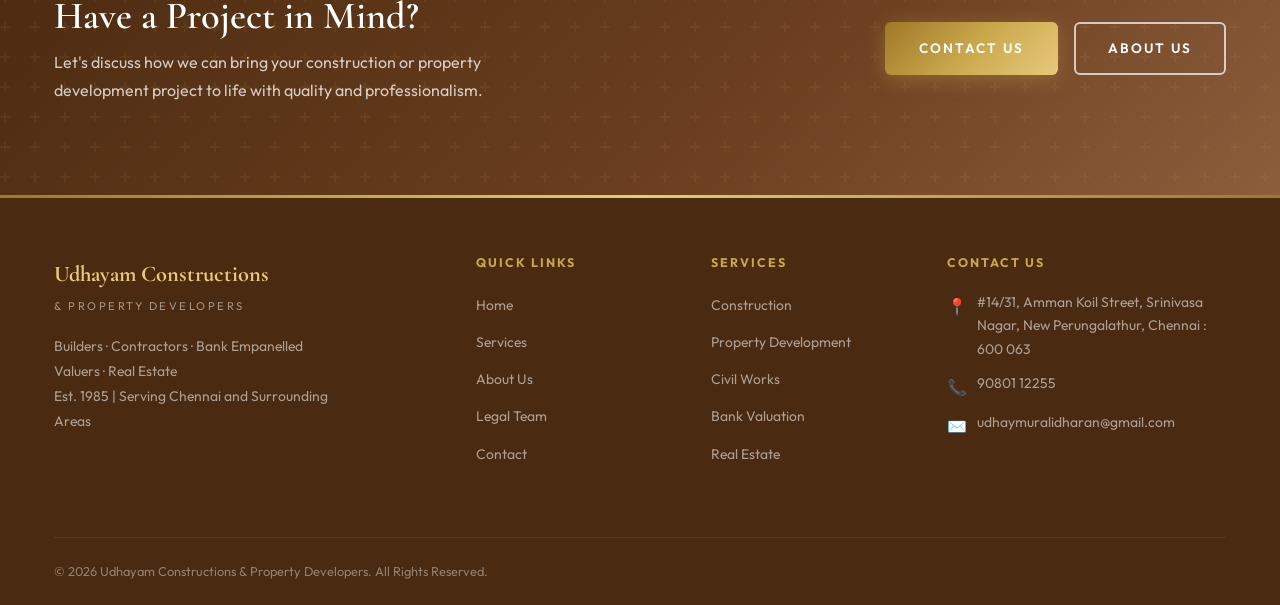
<file: services.html>
<!DOCTYPE html>
<html lang="en">
<head>
  <meta charset="UTF-8">
  <meta name="viewport" content="width=device-width, initial-scale=1.0">
  <title>Our Services | Udhayam Constructions & Property Developers – Chennai</title>
  <link rel="icon" type="image/png" href="logo.png">
  <meta name="description" content="Explore Udhayam Constructions' comprehensive services: Construction & Contracting, Property Development, Civil Works, Bank Empanelled Valuation and Real Estate Advisory in Chennai.">
  <link rel="stylesheet" href="style.css">
  <link rel="preconnect" href="https://fonts.googleapis.com">
</head>
<body>

  <!-- NAVBAR -->
  <nav id="navbar" class="scrolled">
    <div class="nav-inner">
      <a href="index.html" class="nav-logo">
        <img src="logo.png" alt="Udhayam Constructions Logo">
        <div class="nav-logo-text">
          <span class="brand">Udhayam Constructions <span class="brand-sub">&amp; Property Developers</span></span>

        </div>
      </a>
      <ul class="nav-links">
        <li><a href="index.html">Home</a></li>
        <li><a href="services.html" class="active">Services</a></li>
        <li><a href="about.html">About</a></li>
        <li><a href="legal-team.html">Legal Team</a></li>
        <li><a href="contact.html">Contact</a></li>
      </ul>
      <div class="nav-cta">
        <a href="tel:+919080112255" class="nav-phone">
          <svg viewBox="0 0 24 24" fill="currentColor" width="14" height="14"><path d="M6.62 10.79c1.44 2.83 3.76 5.14 6.59 6.59l2.2-2.2c.27-.27.67-.36 1.02-.24 1.12.37 2.33.57 3.57.57.55 0 1 .45 1 1V20c0 .55-.45 1-1 1-9.39 0-17-7.61-17-17 0-.55.45-1 1-1h3.5c.55 0 1 .45 1 1 0 1.25.2 2.45.57 3.57.11.35.03.74-.25 1.02l-2.2 2.2z"/></svg>
          90801 12255
        </a>
        <a href="contact.html" class="btn-primary">Get In Touch</a>
      </div>
      <div class="hamburger" id="hamburger"><span></span><span></span><span></span></div>
    </div>
  </nav>
  <div class="mobile-nav" id="mobileNav">
    <a href="index.html">Home</a>
    <a href="services.html">Services</a>
    <a href="about.html">About</a>
    <a href="legal-team.html">Legal Team</a>
    <a href="contact.html">Contact</a>
  </div>

  <!-- PAGE BANNER -->
  <div class="page-banner">
    <div class="page-banner-bg" style="background-image: url('services_bg.png');"></div>
    <div class="page-banner-overlay"></div>
    <div class="page-banner-content">
      <h1>Our Services & Capabilities</h1>
      <div class="breadcrumb">
        <a href="index.html">Home</a>
        <span class="sep">›</span>
        <span>Services</span>
      </div>
    </div>
  </div>

  <!-- INTRO -->
  <section class="section-pad" style="background: var(--cream);">
    <div class="container">
      <div class="section-title centered fade-up">
        <div class="section-label">What We Offer</div>
        <h2>Comprehensive Construction &<br>Property Solutions</h2>
        <span class="gold-line"></span>
        <p>At Udhayam Constructions & Property Developers, we bring together decades of experience in construction, contracting, property development and valuation services. Built on a foundation established in 1985, our capabilities extend across residential, commercial and industrial requirements in and around Chennai.</p>
      </div>
    </div>
  </section>

  <!-- SERVICES DETAIL -->
  <section class="section-pad" style="background: var(--white);">
    <div class="container">
      <div class="services-grid">

        <!-- 1. Construction & Contracting -->
        <div class="service-card fade-up" id="construction">
          <div class="service-num">01</div>
          <div class="service-icon-wrap">🏗️</div>
          <h3>Construction & Contracting</h3>
          <p>We undertake a full spectrum of construction and contracting work, delivering structural excellence for every project type.</p>
          <ul class="service-list">
            <li>Residential building construction</li>
            <li>Commercial and industrial construction</li>
            <li>Independent houses and villas</li>
            <li>Apartment and multi-unit developments</li>
            <li>Renovation, alteration and expansion works</li>
            <li>Civil construction and structural works</li>
            <li>Turnkey construction solutions</li>
          </ul>
        </div>

        <!-- 2. Property Development -->
        <div class="service-card fade-up" id="property-dev">
          <div class="service-num">02</div>
          <div class="service-icon-wrap">🏘️</div>
          <h3>Property Development</h3>
          <p>From residential to industrial — we identify, plan and develop properties with a focus on value creation and strategic growth.</p>
          <ul class="service-list">
            <li>Residential property development</li>
            <li>Industrial property development</li>
            <li>Land development and infrastructure works</li>
            <li>Property planning and development assistance</li>
            <li>Joint development opportunities</li>
            <li>Identification and development of suitable properties</li>
          </ul>
        </div>

        <!-- 3. Building & Civil Works -->
        <div class="service-card fade-up" id="civil-works">
          <div class="service-num">03</div>
          <div class="service-icon-wrap">🧱</div>
          <h3>Building & Civil Works</h3>
          <p>Comprehensive civil engineering and building services using robust materials and proven methods for lasting structures.</p>
          <ul class="service-list">
            <li>RCC framed structures</li>
            <li>Foundation and structural works</li>
            <li>Masonry and plastering</li>
            <li>Flooring and finishing works</li>
            <li>Waterproofing and related civil works</li>
            <li>External development and site works</li>
            <li>Project maintenance and renovation</li>
          </ul>
        </div>

        <!-- 4. Contractor Services -->
        <div class="service-card fade-up" id="contractor">
          <div class="service-num">04</div>
          <div class="service-icon-wrap">📋</div>
          <h3>Contractor Services</h3>
          <p>With our long-standing contracting background, we undertake civil and construction contracts with emphasis on quality, technical standards, safety and timely execution.</p>
          <ul class="service-list">
            <li>Civil construction contracts</li>
            <li>Technical quality standards</li>
            <li>Safety compliance & management</li>
            <li>Timely project execution</li>
            <li>Site supervision and management</li>
          </ul>
        </div>

        <!-- 5. Bank Empanelment & Valuation -->
        <div class="service-card fade-up" id="valuation">
          <div class="service-num">05</div>
          <div class="service-icon-wrap">🏦</div>
          <h3>Bank Empanelment & Property Valuation</h3>
          <p>We provide professional property valuation services, including assistance for banking and financial requirements, subject to applicable approvals, empanelment and professional regulations.</p>
          <ul class="service-list">
            <li>Professional property valuation</li>
            <li>Banking & financial requirement support</li>
            <li>Empanelled valuation services</li>
            <li>Property assessment reports</li>
          </ul>
        </div>

        <!-- 6. Real Estate Services -->
        <div class="service-card fade-up" id="realestate">
          <div class="service-num">06</div>
          <div class="service-icon-wrap">🤝</div>
          <h3>Real Estate Services</h3>
          <p>End-to-end real estate consultation, advisory and transaction support for residential and industrial property requirements.</p>
          <ul class="service-list">
            <li>Property consultation</li>
            <li>Property identification and evaluation</li>
            <li>Residential and industrial property assistance</li>
            <li>Land and building development opportunities</li>
            <li>Real estate advisory and transaction support</li>
          </ul>
        </div>

      </div>
    </div>
  </section>

  <!-- CAPABILITIES SECTION -->
  <section class="capabilities-section section-pad">
    <div class="container">
      <div class="section-title centered fade-up">
        <div class="section-label">Our Capabilities</div>
        <h2>Complete Project Lifecycle Management</h2>
        <span class="gold-line"></span>
        <p>Our experience enables us to coordinate the complete project lifecycle — from initial planning and site evaluation to construction, finishing and handover. We combine our longstanding construction experience with modern project practices.</p>
      </div>
      <div class="capabilities-grid">
        <div class="cap-card fade-up">
          <div class="cap-icon">📐</div>
          <h4>Initial Planning &amp; Site Evaluation</h4>
        </div>
        <div class="cap-card fade-up">
          <div class="cap-icon">🔧</div>
          <h4>Structural Construction</h4>
        </div>
        <div class="cap-card fade-up">
          <div class="cap-icon">🎨</div>
          <h4>Finishing & Interior Works</h4>
        </div>
        <div class="cap-card fade-up">
          <div class="cap-icon">🔍</div>
          <h4>Quality Inspection</h4>
        </div>
        <div class="cap-card fade-up">
          <div class="cap-icon">🔑</div>
          <h4>Project Handover</h4>
        </div>
      </div>
    </div>
  </section>

  <!-- VALUES STRIP -->
  <div class="values-strip">
    <div class="values-strip-inner">
      <div class="value-pill"><div class="dot"></div><span>Quality</span></div>
      <div class="value-pill"><div class="dot"></div><span>Engineering</span></div>
      <div class="value-pill"><div class="dot"></div><span>Transparency</span></div>
      <div class="value-pill"><div class="dot"></div><span>Professionalism</span></div>
      <div class="value-pill"><div class="dot"></div><span>Timely Execution</span></div>
    </div>
  </div>

  <!-- CTA -->
  <section class="cta-banner section-pad">
    <div class="container">
      <div class="cta-inner">
        <div>
          <h2>Have a Project in Mind?</h2>
          <p>Let's discuss how we can bring your construction or property development project to life with quality and professionalism.</p>
        </div>
        <div class="cta-buttons">
          <a href="contact.html" class="btn-primary">Contact Us</a>
          <a href="about.html" class="btn-outline">About Us</a>
        </div>
      </div>
    </div>
  </section>

  <!-- FOOTER -->
  <footer>
    <div class="container">
      <div class="footer-top">
        <div class="footer-grid">
          <div class="footer-brand">
            <div class="logo-text">Udhayam Constructions</div>
            <div class="tagline">& Property Developers</div>
            <p>Builders · Contractors · Bank Empanelled Valuers · Real Estate<br>Est. 1985 | Serving Chennai and Surrounding Areas</p>
          </div>
          <div class="footer-col">
            <h4>Quick Links</h4>
            <ul>
              <li><a href="index.html">Home</a></li>
              <li><a href="services.html">Services</a></li>
              <li><a href="about.html">About Us</a></li>
              <li><a href="legal-team.html">Legal Team</a></li>
              <li><a href="contact.html">Contact</a></li>
            </ul>
          </div>
          <div class="footer-col">
            <h4>Services</h4>
            <ul>
              <li><a href="services.html#construction">Construction</a></li>
              <li><a href="services.html#property-dev">Property Development</a></li>
              <li><a href="services.html#civil-works">Civil Works</a></li>
              <li><a href="services.html#valuation">Bank Valuation</a></li>
              <li><a href="services.html#realestate">Real Estate</a></li>
            </ul>
          </div>
          <div class="footer-col">
            <h4>Contact Us</h4>
            <ul class="footer-contact">
              <li><span class="fi-icon">📍</span> #14/31, Amman Koil Street, Srinivasa Nagar, New Perungalathur, Chennai : 600 063</li>
              <li><span class="fi-icon">📞</span> <a href="tel:+919080112255">90801 12255</a></li>
              <li><span class="fi-icon">✉️</span> <a href="mailto:udhaymuralidharan@gmail.com">udhaymuralidharan@gmail.com</a></li>
            </ul>
          </div>
        </div>
      </div>
      <div class="footer-bottom">
        <p>© 2026 Udhayam Constructions & Property Developers. All Rights Reserved.</p>
      </div>
    </div>
  </footer>

  <a href="https://wa.me/919080112255" id="whatsapp-btn" target="_blank" aria-label="Chat on WhatsApp" style="position: fixed; bottom: 30px; right: 30px; width: 50px; height: 50px; background: #25D366; color: white; border-radius: 50%; display: flex; align-items: center; justify-content: center; z-index: 99; box-shadow: 0 4px 14px rgba(37,211,102,0.4); transition: transform 0.3s ease;">
    <svg viewBox="0 0 32 32" fill="currentColor" width="28" height="28"><path d="M16.05 2.15c-7.66 0-13.9 6.24-13.9 13.9 0 2.45.64 4.84 1.85 6.95L2 30l7.2-1.89c2.04 1.11 4.35 1.7 6.8 1.7 7.66 0 13.9-6.24 13.9-13.9S23.71 2.15 16.05 2.15zm8.39 20.08c-.35.98-2.02 1.88-2.8 1.98-.78.11-1.74.28-5.32-1.2-4.32-1.79-7.14-6.2-7.36-6.49-.21-.29-1.76-2.34-1.76-4.46 0-2.12 1.1-3.17 1.5-3.6.38-.41.83-.51 1.11-.51.28 0 .56.01.8.02.26.01.62-.1.95.7 3.51.13.56.42 1.25.48 1.4.07.15.11.33.01.52s-.17.31-.35.5c-.17.19-.36.41-.51.56-.17.17-.35.35-.15.7 1.12.35 2.5 1.13 3.69 2.2 1.18 1.07 1.97 1.82 2.25 2.3.28.49.03.75-.15.93-.17.18-.75.87-.93 1.1-.17.23-.35.19-.66.04-.32-.15-2.01-.74-3.83-2.36-1.42-1.26-2.38-2.82-2.66-3.29-.28-.47-.03-.73.15-.96.16-.2.35-.41.53-.61.18-.21.24-.35.35-.59.12-.24.06-.45-.03-.63-.08-.18-.75-1.81-1.03-2.48-.27-.65-.54-.56-.75-.57-.2-.01-.43-.01-.66-.01zm0 0"/></svg>
  </a>

  <script>
    const navbar = document.getElementById('navbar');
    window.addEventListener('scroll', () => {
      navbar.classList.toggle('scrolled', window.scrollY > 60);
      
    });
    const hamburger = document.getElementById('hamburger');
    const mobileNav = document.getElementById('mobileNav');
    hamburger.addEventListener('click', () => {
      hamburger.classList.toggle('open');
      mobileNav.classList.toggle('open');
    });
    const observer = new IntersectionObserver((entries) => {
      entries.forEach(e => { if (e.isIntersecting) e.target.classList.add('visible'); });
    }, { threshold: 0.1 });
    document.querySelectorAll('.fade-up').forEach(el => observer.observe(el));
  </script>
</body>
</html>
</file>
<file: style.css>
/* ========================================
   UDHAYAM CONSTRUCTIONS & PROPERTY DEVELOPERS
   Main Stylesheet
   Color Palette: White, Gold, Brown
======================================== */

/* ---- Google Fonts ---- */
@import url('https://fonts.googleapis.com/css2?family=Cormorant+Garamond:ital,wght@0,300;0,400;0,500;0,600;0,700;1,400&family=Outfit:wght@300;400;500;600;700&display=swap');

/* ---- CSS Variables ---- */
:root {
  --gold: #C9A84C;
  --gold-light: #E8C97A;
  --gold-dark: #A07828;
  --gold-pale: #F5EDD6;
  --brown: #6B3F1F;
  --brown-light: #8B5E3C;
  --brown-dark: #4A2A10;
  --cream: #FAF6EF;
  --white: #FFFFFF;
  --off-white: #F8F4EE;
  --warm-gray: #E8E0D0;
  --text-dark: #3A2510;
  --text-mid: #6B5340;
  --text-light: #9A8070;
  --font-heading: 'Cormorant Garamond', Georgia, serif;
  --font-body: 'Outfit', sans-serif;
  --shadow-sm: 0 2px 12px rgba(107, 63, 31, 0.08);
  --shadow-md: 0 8px 30px rgba(107, 63, 31, 0.12);
  --shadow-lg: 0 20px 60px rgba(107, 63, 31, 0.18);
  --radius: 6px;
  --radius-lg: 12px;
  --transition: all 0.35s cubic-bezier(0.4, 0, 0.2, 1);
}

/* ---- Reset & Base ---- */
*, *::before, *::after { box-sizing: border-box; margin: 0; padding: 0; }
html { scroll-behavior: smooth; }
body {
  font-family: var(--font-body);
  font-size: 16px;
  line-height: 1.7;
  color: var(--text-dark);
  background: var(--white);
  overflow-x: hidden;
}
img { max-width: 100%; height: auto; display: block; }
a { text-decoration: none; color: inherit; transition: var(--transition); }
ul { list-style: none; }
button { cursor: pointer; border: none; background: none; font-family: inherit; }

/* ---- Typography ---- */
h1, h2, h3, h4, h5 {
  font-family: var(--font-heading);
  color: var(--text-dark);
  line-height: 1.25;
  font-weight: 600;
}
h1 { font-size: clamp(2.5rem, 6vw, 5rem); }
h2 { font-size: clamp(2rem, 4vw, 3.2rem); }
h3 { font-size: clamp(1.3rem, 2.5vw, 1.8rem); }
h4 { font-size: 1.1rem; font-family: var(--font-body); font-weight: 600; }
p { font-size: 1rem; color: var(--text-mid); line-height: 1.8; }

/* ---- Layout Utilities ---- */
.container { max-width: 1220px; margin: 0 auto; padding: 0 24px; }
.section-pad { padding: 90px 0; }
.section-pad-sm { padding: 60px 0; }
.text-center { text-align: center; }
.flex { display: flex; }
.grid { display: grid; }

/* ---- Section Title ---- */
.section-label {
  display: inline-flex;
  align-items: center;
  gap: 10px;
  font-family: var(--font-body);
  font-size: 0.8rem;
  font-weight: 600;
  letter-spacing: 3px;
  text-transform: uppercase;
  color: var(--gold-dark);
  margin-bottom: 12px;
}
.section-label::before, .section-label::after {
  content: '';
  display: block;
  width: 30px;
  height: 1px;
  background: var(--gold);
}
.section-title { margin-bottom: 16px; }
.section-title h2 { color: var(--text-dark); }
.section-title p { max-width: 600px; color: var(--text-mid); }
.section-title.centered { text-align: center; }
.section-title.centered p { margin: 0 auto; }

/* ---- Gold Divider ---- */
.gold-line {
  display: block;
  width: 60px;
  height: 3px;
  background: linear-gradient(90deg, var(--gold-dark), var(--gold-light));
  margin: 16px 0 28px;
  border-radius: 2px;
}
.section-title.centered .gold-line { margin: 16px auto 28px; }

/* ---- Buttons ---- */
.btn-primary {
  display: inline-flex;
  align-items: center;
  gap: 8px;
  background: linear-gradient(135deg, var(--gold-dark) 0%, var(--gold) 50%, var(--gold-light) 100%);
  color: var(--white);
  padding: 14px 34px;
  border-radius: var(--radius);
  font-size: 0.85rem;
  font-weight: 600;
  letter-spacing: 2px;
  text-transform: uppercase;
  box-shadow: 0 4px 20px rgba(201, 168, 76, 0.35);
  transition: var(--transition);
}
.btn-primary:hover {
  transform: translateY(-2px);
  box-shadow: 0 8px 30px rgba(201, 168, 76, 0.5);
  background: linear-gradient(135deg, var(--gold) 0%, var(--gold-light) 100%);
}
.btn-outline {
  display: inline-flex;
  align-items: center;
  gap: 8px;
  background: transparent;
  color: var(--white);
  padding: 13px 32px;
  border: 2px solid rgba(255,255,255,0.7);
  border-radius: var(--radius);
  font-size: 0.85rem;
  font-weight: 600;
  letter-spacing: 2px;
  text-transform: uppercase;
  transition: var(--transition);
}
.btn-outline:hover {
  background: rgba(255,255,255,0.12);
  border-color: var(--white);
}
.btn-brown {
  display: inline-flex;
  align-items: center;
  gap: 8px;
  background: var(--brown);
  color: var(--white);
  padding: 14px 34px;
  border-radius: var(--radius);
  font-size: 0.85rem;
  font-weight: 600;
  letter-spacing: 2px;
  text-transform: uppercase;
  transition: var(--transition);
}
.btn-brown:hover { background: var(--brown-dark); transform: translateY(-2px); }

/* ---- NAV ---- */
#navbar {
  position: fixed;
  top: 0; left: 0; right: 0;
  z-index: 1000;
  padding: 0 40px;
  transition: var(--transition);
}
#navbar.scrolled {
  background: rgba(255, 251, 245, 0.97);
  backdrop-filter: blur(12px);
  -webkit-backdrop-filter: blur(12px);
  box-shadow: 0 2px 30px rgba(107, 63, 31, 0.12);
  padding: 0 40px;
}
.nav-inner {
  display: flex;
  align-items: center;
  justify-content: space-between;
  height: 80px;
  max-width: 1220px;
  margin: 0 auto;
}
.nav-logo { display: flex; align-items: center; gap: 12px; }
.nav-logo img { height: 52px; width: auto; }
.nav-logo-text { display: flex; flex-direction: column; }
.nav-logo-text .brand { font-family: var(--font-heading); font-size: 1.1rem; font-weight: 700; color: var(--brown); line-height: 1.2; }
.nav-logo-text .brand-sub { font-size: 0.95rem; font-weight: 600; color: var(--gold-dark); display: block; }
#navbar.scrolled .brand { color: var(--brown); }
#navbar:not(.scrolled) .brand { color: var(--white); }
#navbar:not(.scrolled) .brand-sub { color: var(--gold-light); }
#navbar:not(.scrolled) .tagline { color: var(--gold-light); }

.nav-links { display: flex; align-items: center; gap: 36px; }
.nav-links a {
  font-size: 0.82rem;
  font-weight: 500;
  letter-spacing: 1.5px;
  text-transform: uppercase;
  color: var(--white);
  position: relative;
  padding-bottom: 4px;
}
.nav-links a::after {
  content: '';
  position: absolute;
  bottom: 0; left: 0;
  width: 0; height: 2px;
  background: var(--gold);
  transition: var(--transition);
}
.nav-links a:hover::after, .nav-links a.active::after { width: 100%; }
#navbar.scrolled .nav-links a { color: var(--text-dark); }
.nav-links a:hover { color: var(--gold-dark); }
#navbar.scrolled .nav-links a:hover { color: var(--gold-dark); }

.nav-cta { display: flex; align-items: center; gap: 16px; }
.nav-phone {
  display: flex; align-items: center; gap: 6px;
  font-size: 0.82rem; font-weight: 500;
  color: var(--gold-light);
}
#navbar.scrolled .nav-phone { color: var(--gold-dark); }
.nav-phone svg { width: 14px; height: 14px; }

/* Hamburger */
.hamburger { display: none; flex-direction: column; gap: 5px; cursor: pointer; padding: 6px; }
.hamburger span { display: block; width: 24px; height: 2px; background: var(--white); border-radius: 2px; transition: var(--transition); }
#navbar.scrolled .hamburger span { background: var(--brown); }
.hamburger.open span:nth-child(1) { transform: rotate(45deg) translate(5px, 5px); }
.hamburger.open span:nth-child(2) { opacity: 0; }
.hamburger.open span:nth-child(3) { transform: rotate(-45deg) translate(5px, -5px); }

/* Mobile Nav */
.mobile-nav {
  display: none;
  position: fixed;
  top: 80px; left: 0; right: 0;
  background: var(--off-white);
  padding: 20px 30px 30px;
  box-shadow: var(--shadow-lg);
  z-index: 999;
  transform: translateY(-20px);
  opacity: 0;
  pointer-events: none;
  transition: var(--transition);
}
.mobile-nav.open { display: block; transform: translateY(0); opacity: 1; pointer-events: all; }
.mobile-nav a { display: block; padding: 12px 0; font-size: 1rem; font-weight: 500; color: var(--text-dark); border-bottom: 1px solid var(--warm-gray); }
.mobile-nav a:last-child { border: none; }

/* ---- PAGE BANNER ---- */
.page-banner {
  position: relative;
  min-height: 340px;
  display: flex;
  align-items: center;
  justify-content: center;
  text-align: center;
  overflow: hidden;
}
.page-banner-bg {
  position: absolute;
  inset: 0;
  background-size: cover;
  background-position: center;
  background-attachment: fixed;
}
.page-banner-overlay {
  position: absolute;
  inset: 0;
  background: linear-gradient(135deg, rgba(74, 42, 16, 0.82) 0%, rgba(107, 63, 31, 0.75) 50%, rgba(160, 120, 40, 0.6) 100%);
}
.page-banner-content {
  position: relative;
  z-index: 2;
  padding: 100px 24px 60px;
}
.page-banner-content h1 { color: var(--white); font-size: clamp(2rem, 5vw, 3.5rem); }
.page-banner-content .breadcrumb {
  display: flex;
  align-items: center;
  justify-content: center;
  gap: 8px;
  margin-top: 12px;
  font-size: 0.82rem;
  color: var(--gold-light);
  letter-spacing: 1px;
}
.page-banner-content .breadcrumb a { color: var(--gold-light); }
.page-banner-content .breadcrumb a:hover { color: var(--white); }
.page-banner-content .breadcrumb .sep { color: var(--gold); }

/* ---- HERO ---- */
.hero {
  position: relative;
  min-height: 100vh;
  display: flex;
  align-items: center;
  overflow: hidden;
}
.hero-bg {
  position: absolute;
  inset: 0;
  background-image: url('hero_bg.png');
  background-size: cover;
  background-position: center;
  animation: heroZoom 20s ease-in-out infinite alternate;
}
@keyframes heroZoom {
  from { transform: scale(1); }
  to { transform: scale(1.06); }
}
.hero-overlay {
  position: absolute;
  inset: 0;
  background: linear-gradient(
    135deg,
    rgba(74, 42, 16, 0.88) 0%,
    rgba(107, 63, 31, 0.75) 40%,
    rgba(160, 120, 40, 0.55) 100%
  );
}
.hero-content {
  position: relative;
  z-index: 2;
  max-width: 760px;
  padding: 120px 24px 120px;
  margin: 0 auto;
  text-align: center;
}
.hero-badge {
  display: inline-flex;
  align-items: center;
  gap: 8px;
  background: rgba(201, 168, 76, 0.2);
  border: 1px solid var(--gold);
  color: var(--gold-light);
  padding: 6px 20px;
  border-radius: 50px;
  font-size: 0.75rem;
  font-weight: 600;
  letter-spacing: 3px;
  text-transform: uppercase;
  margin-bottom: 28px;
  backdrop-filter: blur(6px);
}
.hero-content h1 {
  color: var(--white);
  font-size: clamp(2.8rem, 7vw, 5.5rem);
  font-weight: 700;
  letter-spacing: -1px;
  text-shadow: 0 2px 20px rgba(0,0,0,0.3);
  margin-bottom: 8px;
}
.hero-content h1 span { color: var(--gold-light); }
.hero-subtitle {
  font-size: clamp(1rem, 2vw, 1.2rem);
  color: rgba(255,255,255,0.85);
  margin: 20px auto 36px;
  max-width: 540px;
  line-height: 1.7;
}
.hero-sub-tag {
  font-family: var(--font-body);
  font-size: 0.85rem;
  font-weight: 500;
  letter-spacing: 3px;
  text-transform: uppercase;
  color: var(--gold-light);
  margin-bottom: 14px;
  display: block;
}
.hero-buttons { display: flex; gap: 16px; justify-content: center; flex-wrap: wrap; }
.hero-stats {
  position: absolute;
  bottom: 0;
  left: 0; right: 0;
  z-index: 3;
  display: grid;
  grid-template-columns: 1fr;
  background: rgba(255, 251, 245, 0.06);
  backdrop-filter: blur(12px);
  -webkit-backdrop-filter: blur(12px);
  border-top: 1px solid rgba(201, 168, 76, 0.25);
}
.hero-stat {
  padding: 22px 20px;
  text-align: center;
  border-right: 1px solid rgba(201, 168, 76, 0.2);
}
.hero-stat:last-child { border: none; }
.hero-stat .num {
  font-family: var(--font-heading);
  font-size: 2.4rem;
  font-weight: 700;
  color: var(--gold-light);
  line-height: 1;
}
.hero-stat .label {
  font-size: 0.72rem;
  letter-spacing: 2px;
  text-transform: uppercase;
  color: rgba(255,255,255,0.7);
  margin-top: 4px;
}

/* ---- FEATURES BAR ---- */
.features-bar { background: var(--brown); padding: 0; }
.features-bar-inner {
  display: grid;
  grid-template-columns: repeat(4, 1fr);
}
.feature-item {
  display: flex;
  align-items: center;
  gap: 16px;
  padding: 28px 24px;
  border-right: 1px solid rgba(255,255,255,0.1);
  transition: var(--transition);
}
.feature-item:last-child { border: none; }
.feature-item:hover { background: rgba(255,255,255,0.06); }
.feature-icon {
  width: 48px;
  height: 48px;
  background: rgba(201, 168, 76, 0.2);
  border: 1px solid rgba(201, 168, 76, 0.4);
  border-radius: 50%;
  display: flex;
  align-items: center;
  justify-content: center;
  flex-shrink: 0;
  font-size: 1.3rem;
}
.feature-item h4 { color: var(--white); font-size: 0.88rem; margin-bottom: 2px; font-family: var(--font-body); font-weight: 600; }
.feature-item p { color: rgba(255,255,255,0.6); font-size: 0.75rem; line-height: 1.4; }

/* ---- WELCOME / ABOUT SECTION ---- */
.welcome-section { background: var(--cream); }
.welcome-grid {
  display: grid;
  grid-template-columns: 1fr 1fr;
  gap: 80px;
  align-items: center;
}
.welcome-image-wrap { position: relative; }
.welcome-image-wrap img {
  width: 100%;
  border-radius: var(--radius-lg);
  box-shadow: var(--shadow-lg);
}
.image-badge {
  position: absolute;
  bottom: -20px;
  right: -20px;
  background: var(--brown);
  color: var(--white);
  padding: 24px 28px;
  border-radius: var(--radius-lg);
  text-align: center;
  box-shadow: var(--shadow-md);
}
.image-badge .num {
  font-family: var(--font-heading);
  font-size: 2.5rem;
  font-weight: 700;
  color: var(--gold-light);
  display: block;
  line-height: 1;
}
.image-badge .label { font-size: 0.7rem; letter-spacing: 1.5px; text-transform: uppercase; color: rgba(255,255,255,0.8); margin-top: 4px; }
.welcome-content { padding: 20px 0; }
.values-list { margin-top: 24px; display: flex; flex-direction: column; gap: 12px; }
.value-item {
  display: flex;
  align-items: flex-start;
  gap: 14px;
  padding: 14px 18px;
  background: var(--white);
  border-radius: var(--radius);
  border-left: 3px solid var(--gold);
  box-shadow: var(--shadow-sm);
  transition: var(--transition);
}
.value-item:hover { transform: translateX(6px); box-shadow: var(--shadow-md); }
.value-icon { font-size: 1.3rem; flex-shrink: 0; margin-top: 2px; }
.value-item h4 { font-size: 0.9rem; color: var(--brown); margin-bottom: 2px; }
.value-item p { font-size: 0.82rem; color: var(--text-light); line-height: 1.5; }

/* ---- STATS COUNTER ---- */
.stats-section {
  background: linear-gradient(135deg, var(--brown-dark) 0%, var(--brown) 50%, var(--brown-light) 100%);
  position: relative;
  overflow: hidden;
}
.stats-section::before {
  content: '';
  position: absolute;
  inset: 0;
  background: url("data:image/svg+xml,%3Csvg width='60' height='60' viewBox='0 0 60 60' xmlns='http://www.w3.org/2000/svg'%3E%3Cg fill='none' fill-rule='evenodd'%3E%3Cg fill='%23C9A84C' fill-opacity='0.06'%3E%3Cpath d='M36 34v-4h-2v4h-4v2h4v4h2v-4h4v-2h-4zm0-30V0h-2v4h-4v2h4v4h2V6h4V4h-4zM6 34v-4H4v4H0v2h4v4h2v-4h4v-2H6zM6 4V0H4v4H0v2h4v4h2V6h4V4H6z'/%3E%3C/g%3E%3C/g%3E%3C/svg%3E");
}
.stats-grid {
  display: grid;
  grid-template-columns: repeat(4, 1fr);
  gap: 0;
  position: relative;
  z-index: 1;
}
.stat-card {
  text-align: center;
  padding: 54px 30px;
  border-right: 1px solid rgba(201, 168, 76, 0.2);
  transition: var(--transition);
}
.stat-card:last-child { border: none; }
.stat-card:hover { background: rgba(201, 168, 76, 0.05); }
.stat-icon { font-size: 2.2rem; margin-bottom: 14px; }
.stat-num {
  font-family: var(--font-heading);
  font-size: 3.5rem;
  font-weight: 700;
  color: var(--gold-light);
  line-height: 1;
  margin-bottom: 8px;
}
.stat-label { font-size: 0.78rem; letter-spacing: 2.5px; text-transform: uppercase; color: rgba(255,255,255,0.75); }

/* ---- SERVICES PAGE ---- */
.services-intro { background: var(--cream); }
.services-grid {
  display: grid;
  grid-template-columns: repeat(3, 1fr);
  gap: 28px;
  margin-top: 50px;
}
.service-card {
  background: var(--white);
  border-radius: var(--radius-lg);
  padding: 38px 32px;
  box-shadow: var(--shadow-sm);
  border: 1px solid var(--warm-gray);
  border-top: 4px solid transparent;
  transition: var(--transition);
  position: relative;
  overflow: hidden;
}
.service-card::before {
  content: '';
  position: absolute;
  top: 0; left: 0; right: 0;
  height: 4px;
  background: linear-gradient(90deg, var(--gold-dark), var(--gold-light));
  transform: scaleX(0);
  transform-origin: left;
  transition: var(--transition);
}
.service-card:hover::before { transform: scaleX(1); }
.service-card:hover {
  transform: translateY(-6px);
  box-shadow: var(--shadow-lg);
  border-color: transparent;
}
.service-num {
  font-family: var(--font-heading);
  font-size: 4rem;
  font-weight: 700;
  color: var(--gold-pale);
  line-height: 1;
  margin-bottom: 16px;
}
.service-icon-wrap {
  width: 62px; height: 62px;
  background: var(--gold-pale);
  border-radius: var(--radius);
  display: flex; align-items: center; justify-content: center;
  font-size: 1.8rem;
  margin-bottom: 20px;
  transition: var(--transition);
}
.service-card:hover .service-icon-wrap { background: var(--gold); }
.service-card h3 { font-size: 1.3rem; color: var(--brown); margin-bottom: 12px; }
.service-card p { font-size: 0.9rem; color: var(--text-mid); line-height: 1.7; }
.service-list { margin-top: 14px; }
.service-list li {
  font-size: 0.85rem;
  color: var(--text-mid);
  padding: 5px 0;
  border-bottom: 1px solid var(--warm-gray);
  display: flex;
  align-items: center;
  gap: 8px;
}
.service-list li::before { content: '◆'; color: var(--gold); font-size: 0.5rem; flex-shrink: 0; }
.service-list li:last-child { border: none; }

/* ---- VALUES STRIP ---- */
.values-strip {
  background: var(--brown);
  padding: 50px 0;
}
.values-strip-inner {
  display: flex;
  align-items: center;
  justify-content: center;
  gap: 0;
  flex-wrap: wrap;
}
.value-pill {
  display: flex;
  align-items: center;
  gap: 10px;
  padding: 16px 32px;
  border-right: 1px solid rgba(201, 168, 76, 0.3);
}
.value-pill:last-child { border: none; }
.value-pill .dot { width: 8px; height: 8px; background: var(--gold); border-radius: 50%; }
.value-pill span { font-size: 0.85rem; font-weight: 600; letter-spacing: 2.5px; text-transform: uppercase; color: var(--white); }

/* ---- ABOUT PAGE ---- */
.about-story { background: var(--white); }
.about-grid {
  display: grid;
  grid-template-columns: 1fr 1fr;
  gap: 80px;
  align-items: center;
}
.about-image-wrap { position: relative; }
.about-image-wrap img {
  width: 100%;
  border-radius: var(--radius-lg);
  box-shadow: var(--shadow-lg);
}
.about-year-badge {
  position: absolute;
  top: -20px;
  left: -20px;
  background: linear-gradient(135deg, var(--gold-dark), var(--gold));
  color: var(--white);
  padding: 24px 28px;
  border-radius: var(--radius-lg);
  text-align: center;
  box-shadow: var(--shadow-md);
}
.about-year-badge .year { font-family: var(--font-heading); font-size: 2.2rem; font-weight: 700; display: block; line-height: 1; }
.about-year-badge .est { font-size: 0.65rem; letter-spacing: 2px; text-transform: uppercase; opacity: 0.9; }
.timeline { margin-top: 32px; display: flex; flex-direction: column; gap: 0; }
.timeline-item {
  display: flex;
  gap: 20px;
  padding-bottom: 28px;
  position: relative;
}
.timeline-item::before {
  content: '';
  position: absolute;
  left: 19px; top: 40px;
  bottom: 0;
  width: 1px;
  background: linear-gradient(to bottom, var(--gold), transparent);
}
.timeline-item:last-child::before { display: none; }
.tl-dot {
  width: 40px; height: 40px;
  background: var(--gold-pale);
  border: 2px solid var(--gold);
  border-radius: 50%;
  display: flex; align-items: center; justify-content: center;
  flex-shrink: 0;
  font-size: 0.75rem;
  color: var(--gold-dark);
  font-weight: 700;
}
.tl-content h4 { color: var(--brown); font-size: 0.95rem; margin-bottom: 4px; }
.tl-content p { font-size: 0.85rem; color: var(--text-light); line-height: 1.6; }

/* ---- CAPABILITIES ---- */
.capabilities-section { background: var(--cream); }
.capabilities-grid {
  display: grid;
  grid-template-columns: repeat(5, 1fr);
  gap: 20px;
  margin-top: 50px;
}
.cap-card {
  background: var(--white);
  border-radius: var(--radius-lg);
  padding: 30px 20px;
  text-align: center;
  box-shadow: var(--shadow-sm);
  border: 1px solid var(--warm-gray);
  transition: var(--transition);
}
.cap-card:hover { transform: translateY(-4px); box-shadow: var(--shadow-md); background: var(--brown); }
.cap-card:hover .cap-icon { background: rgba(201, 168, 76, 0.2); }
.cap-card:hover h4 { color: var(--white); }
.cap-icon { font-size: 2rem; margin-bottom: 14px; }
.cap-card h4 { font-size: 0.82rem; font-weight: 600; color: var(--brown); letter-spacing: 0.5px; line-height: 1.4; }

/* ---- LEGAL TEAM PAGE ---- */
.legal-team-section { background: var(--cream); }
.team-grid {
  display: grid;
  grid-template-columns: repeat(3, 1fr);
  gap: 30px;
  margin-top: 50px;
}
.team-card {
  background: var(--white);
  border-radius: var(--radius-lg);
  overflow: hidden;
  box-shadow: var(--shadow-sm);
  border: 1px solid var(--warm-gray);
  transition: var(--transition);
}
.team-card:hover { transform: translateY(-6px); box-shadow: var(--shadow-lg); }
.team-photo {
  height: 280px;
  background: linear-gradient(135deg, var(--brown) 0%, var(--brown-light) 100%);
  display: flex;
  align-items: center;
  justify-content: center;
  position: relative;
  overflow: hidden;
}
.team-photo .avatar {
  width: 100px; height: 100px;
  background: rgba(201, 168, 76, 0.2);
  border: 3px solid var(--gold);
  border-radius: 50%;
  display: flex; align-items: center; justify-content: center;
  font-size: 2.8rem;
  color: var(--gold-light);
}
.team-photo-overlay {
  position: absolute;
  bottom: 0; left: 0; right: 0;
  background: linear-gradient(to top, rgba(74, 42, 16, 0.8), transparent);
  padding: 20px;
}
.team-info { padding: 24px 28px 30px; }
.team-info h3 { font-size: 1.3rem; color: var(--brown); margin-bottom: 4px; }
.team-role {
  font-size: 0.78rem;
  font-weight: 600;
  letter-spacing: 2px;
  text-transform: uppercase;
  color: var(--gold-dark);
  margin-bottom: 14px;
}
.team-divider { width: 40px; height: 2px; background: var(--gold); margin-bottom: 14px; }
.team-info p { font-size: 0.87rem; color: var(--text-mid); line-height: 1.7; }
.team-placeholder {
  background: var(--white);
  border-radius: var(--radius-lg);
  border: 2px dashed var(--warm-gray);
  padding: 60px 40px;
  text-align: center;
  display: flex;
  flex-direction: column;
  align-items: center;
  justify-content: center;
  gap: 12px;
}
.team-placeholder .ph-icon { font-size: 3rem; color: var(--warm-gray); }
.team-placeholder h3 { color: var(--text-light); font-size: 1.1rem; }
.team-placeholder p { font-size: 0.85rem; color: var(--text-light); }

/* ---- CONTACT PAGE ---- */
.contact-section { background: var(--cream); }
.contact-grid {
  display: grid;
  grid-template-columns: 1fr 1.4fr;
  gap: 60px;
  align-items: start;
}
.contact-info-wrap { padding-top: 8px; }
.contact-info-item {
  display: flex;
  align-items: flex-start;
  gap: 18px;
  margin-bottom: 30px;
  padding: 24px;
  background: var(--white);
  border-radius: var(--radius-lg);
  box-shadow: var(--shadow-sm);
  border-left: 3px solid var(--gold);
}
.ci-icon {
  width: 52px; height: 52px;
  background: var(--gold-pale);
  border-radius: var(--radius);
  display: flex; align-items: center; justify-content: center;
  font-size: 1.4rem;
  flex-shrink: 0;
}
.ci-text h4 { color: var(--brown); font-size: 0.9rem; margin-bottom: 6px; font-family: var(--font-body); font-weight: 600; }
.ci-text p, .ci-text a { font-size: 0.9rem; color: var(--text-mid); }
.ci-text a:hover { color: var(--gold-dark); }
.contact-form-wrap {
  background: var(--white);
  border-radius: var(--radius-lg);
  padding: 42px 44px;
  box-shadow: var(--shadow-md);
  border: 1px solid var(--warm-gray);
}
.contact-form-wrap h3 { font-size: 1.8rem; color: var(--brown); margin-bottom: 6px; }
.contact-form-wrap .sub { font-size: 0.9rem; color: var(--text-light); margin-bottom: 30px; }
.form-row { display: grid; grid-template-columns: 1fr 1fr; gap: 20px; margin-bottom: 20px; }
.form-group { margin-bottom: 20px; }
.form-group label {
  display: block;
  font-size: 0.78rem;
  font-weight: 600;
  letter-spacing: 1.5px;
  text-transform: uppercase;
  color: var(--brown);
  margin-bottom: 8px;
}
.form-group input, .form-group select, .form-group textarea {
  width: 100%;
  padding: 13px 16px;
  background: var(--off-white);
  border: 1.5px solid var(--warm-gray);
  border-radius: var(--radius);
  font-family: var(--font-body);
  font-size: 0.9rem;
  color: var(--text-dark);
  transition: var(--transition);
  outline: none;
  resize: vertical;
}
.form-group input:focus, .form-group select:focus, .form-group textarea:focus {
  border-color: var(--gold);
  background: var(--white);
  box-shadow: 0 0 0 3px rgba(201, 168, 76, 0.15);
}
.form-group textarea { min-height: 120px; }
.form-submit { width: 100%; padding: 16px; font-size: 0.9rem; }

/* ---- CTA BANNER ---- */
.cta-banner {
  background: linear-gradient(135deg, var(--brown-dark) 0%, var(--brown) 60%, var(--brown-light) 100%);
  position: relative;
  overflow: hidden;
}
.cta-banner::before {
  content: '';
  position: absolute;
  inset: 0;
  background: url("data:image/svg+xml,%3Csvg width='60' height='60' viewBox='0 0 60 60' xmlns='http://www.w3.org/2000/svg'%3E%3Cg fill='none'%3E%3Cg fill='%23C9A84C' fill-opacity='0.08'%3E%3Cpath d='M36 34v-4h-2v4h-4v2h4v4h2v-4h4v-2h-4zm0-30V0h-2v4h-4v2h4v4h2V6h4V4h-4zM6 34v-4H4v4H0v2h4v4h2v-4h4v-2H6zM6 4V0H4v4H0v2h4v4h2V6h4V4H6z'/%3E%3C/g%3E%3C/g%3E%3C/svg%3E");
}
.cta-inner {
  position: relative;
  z-index: 1;
  display: flex;
  align-items: center;
  justify-content: space-between;
  gap: 40px;
  flex-wrap: wrap;
}
.cta-inner h2 { color: var(--white); font-size: clamp(1.8rem, 3vw, 2.8rem); margin-bottom: 8px; }
.cta-inner p { color: rgba(255,255,255,0.75); font-size: 1rem; max-width: 480px; }
.cta-buttons { display: flex; gap: 16px; flex-shrink: 0; flex-wrap: wrap; }

/* ---- FOOTER ---- */
footer {
  background: var(--brown-dark);
  position: relative;
  overflow: hidden;
}
footer::before {
  content: '';
  position: absolute;
  top: 0; left: 0; right: 0;
  height: 3px;
  background: linear-gradient(90deg, var(--gold-dark), var(--gold-light), var(--gold-dark));
}
.footer-top {
  padding: 60px 0;
  border-bottom: 1px solid rgba(201, 168, 76, 0.15);
}
.footer-grid {
  display: grid;
  grid-template-columns: 2fr 1fr 1fr 1.5fr;
  gap: 50px;
}
.footer-brand .logo-text { font-family: var(--font-heading); font-size: 1.4rem; color: var(--gold-light); font-weight: 700; margin-bottom: 4px; }
.footer-brand .tagline { font-size: 0.7rem; letter-spacing: 2.5px; text-transform: uppercase; color: rgba(255,255,255,0.5); margin-bottom: 18px; }
.footer-brand p { font-size: 0.87rem; color: rgba(255,255,255,0.55); line-height: 1.8; max-width: 280px; }
.footer-col h4 { font-family: var(--font-body); font-size: 0.78rem; font-weight: 700; letter-spacing: 2px; text-transform: uppercase; color: var(--gold); margin-bottom: 20px; }
.footer-col ul li { margin-bottom: 10px; }
.footer-col ul li a { font-size: 0.87rem; color: rgba(255,255,255,0.55); transition: var(--transition); }
.footer-col ul li a:hover { color: var(--gold-light); padding-left: 4px; }
.footer-contact li {
  display: flex;
  align-items: flex-start;
  gap: 10px;
  margin-bottom: 14px;
  font-size: 0.87rem;
  color: rgba(255,255,255,0.55);
}
.footer-contact li .fi-icon { color: var(--gold); font-size: 1rem; margin-top: 2px; flex-shrink: 0; }
.footer-contact li a { color: rgba(255,255,255,0.55); }
.footer-contact li a:hover { color: var(--gold-light); }
.footer-bottom {
  padding: 22px 0;
  display: flex;
  align-items: center;
  justify-content: space-between;
  gap: 20px;
  flex-wrap: wrap;
}
.footer-bottom p { font-size: 0.8rem; color: rgba(255,255,255,0.4); }
.footer-bottom p a { color: var(--gold-light); }
.social-links { display: flex; gap: 10px; }
.social-link {
  width: 36px; height: 36px;
  border: 1px solid rgba(201, 168, 76, 0.3);
  border-radius: 50%;
  display: flex; align-items: center; justify-content: center;
  color: rgba(255,255,255,0.5);
  font-size: 0.85rem;
  transition: var(--transition);
}
.social-link:hover { background: var(--gold); border-color: var(--gold); color: var(--white); transform: translateY(-2px); }

/* ---- SCROLL TO TOP ---- */
#scroll-top {
  position: fixed;
  bottom: 32px; right: 32px;
  width: 46px; height: 46px;
  background: linear-gradient(135deg, var(--gold-dark), var(--gold));
  color: var(--white);
  border-radius: 50%;
  display: flex; align-items: center; justify-content: center;
  font-size: 1.1rem;
  box-shadow: 0 4px 20px rgba(201, 168, 76, 0.4);
  cursor: pointer;
  opacity: 0;
  pointer-events: none;
  transition: var(--transition);
  z-index: 999;
}
#scroll-top.visible { opacity: 1; pointer-events: all; }
#scroll-top:hover { transform: translateY(-3px); box-shadow: 0 8px 30px rgba(201, 168, 76, 0.5); }

/* ---- ANIMATIONS ---- */
.fade-up {
  opacity: 0;
  transform: translateY(30px);
  transition: opacity 0.7s ease, transform 0.7s ease;
}
.fade-up.visible { opacity: 1; transform: translateY(0); }
.fade-up:nth-child(2) { transition-delay: 0.1s; }
.fade-up:nth-child(3) { transition-delay: 0.2s; }
.fade-up:nth-child(4) { transition-delay: 0.3s; }
.fade-up:nth-child(5) { transition-delay: 0.4s; }
.fade-up:nth-child(6) { transition-delay: 0.5s; }

/* ---- WHY CHOOSE US ---- */
.why-section { background: var(--white); }
.why-grid {
  display: grid;
  grid-template-columns: repeat(3, 1fr);
  gap: 28px;
  margin-top: 50px;
}
.why-card {
  padding: 36px 28px;
  border-radius: var(--radius-lg);
  border: 1px solid var(--warm-gray);
  text-align: center;
  transition: var(--transition);
  background: var(--white);
  position: relative;
  overflow: hidden;
}
.why-card::after {
  content: '';
  position: absolute;
  bottom: 0; left: 0; right: 0;
  height: 0;
  background: linear-gradient(to top, rgba(107, 63, 31, 0.04), transparent);
  transition: var(--transition);
}
.why-card:hover { transform: translateY(-5px); box-shadow: var(--shadow-lg); border-color: var(--gold-pale); }
.why-card:hover::after { height: 100%; }
.why-icon {
  width: 72px; height: 72px;
  background: var(--gold-pale);
  border-radius: 50%;
  display: flex; align-items: center; justify-content: center;
  font-size: 2rem;
  margin: 0 auto 20px;
  transition: var(--transition);
}
.why-card:hover .why-icon { background: var(--gold); }
.why-card h3 { font-size: 1.15rem; color: var(--brown); margin-bottom: 12px; }
.why-card p { font-size: 0.87rem; color: var(--text-mid); line-height: 1.7; }

/* ---- RESPONSIVE ---- */
@media (max-width: 1024px) {
  .services-grid { grid-template-columns: repeat(2, 1fr); }
  .footer-grid { grid-template-columns: 1fr 1fr; gap: 40px; }
  .capabilities-grid { grid-template-columns: repeat(3, 1fr); }
}
@media (max-width: 900px) {
  .welcome-grid, .about-grid, .contact-grid { grid-template-columns: 1fr; gap: 40px; }
  .stats-grid { grid-template-columns: repeat(2, 1fr); }
  .features-bar-inner { grid-template-columns: repeat(2, 1fr); }
  .why-grid { grid-template-columns: repeat(2, 1fr); }
  .team-grid { grid-template-columns: 1fr !important; max-width: 500px !important; margin: 0 auto !important; }
  .cta-inner { flex-direction: column; text-align: center; }
  .cta-inner p { margin: 0 auto; }
  /* About page grids */
  div[style*="grid-template-columns: 1fr 1.6fr"],
  div[style*="grid-template-columns: 1fr 1fr 1fr"] {
    display: flex !important;
    flex-direction: column !important;
    gap: 24px !important;
  }
  /* Legal team grid */
  div[style*="grid-template-columns: 1fr 1fr"] {
    grid-template-columns: 1fr !important;
    max-width: 500px !important;
    margin: 0 auto !important;
  }
}
@media (max-width: 768px) {
  #navbar { padding: 0 20px; }
  .nav-inner { height: 70px; }
  .nav-logo img { height: 38px; }
  .nav-logo-text .brand { font-size: 0.9rem; }
  .nav-logo-text .tagline { font-size: 0.5rem; letter-spacing: 1px; }
  .nav-links, .nav-cta { display: none; }
  .hamburger { display: flex; }
  .hero-stats { grid-template-columns: 1fr; position: relative; }
  .hero-stat { border: none; border-top: 1px solid rgba(201,168,76,0.2); }
  .services-grid { grid-template-columns: 1fr; }
  .why-grid { grid-template-columns: 1fr; }
  .team-grid { grid-template-columns: 1fr !important; max-width: 500px !important; margin: 0 auto !important; }
  .capabilities-grid { grid-template-columns: repeat(2, 1fr); }
  .form-row { grid-template-columns: 1fr; }
  .footer-grid { grid-template-columns: 1fr; }
  .footer-bottom { flex-direction: column; text-align: center; }
  .values-strip-inner { flex-direction: column; gap: 0; }
  .value-pill { border-right: none; border-bottom: 1px solid rgba(201, 168, 76, 0.3); width: 100%; justify-content: center; }
  .value-pill:last-child { border: none; }
  .contact-form-wrap { padding: 28px 24px; }
  /* Stack all inline grid layouts */
  div[style*="grid-template-columns: 1fr 1.6fr"],
  div[style*="grid-template-columns: 1fr 1fr 1fr"],
  div[style*="grid-template-columns: 1fr 1fr"] {
    display: flex !important;
    flex-direction: column !important;
    gap: 24px !important;
    max-width: 100% !important;
  }
  /* About story image */
  .about-image-wrap { max-height: 320px; overflow: hidden; }
  /* Founder section photo centering */
  .about-image-wrap img { border-radius: var(--radius-lg); }
}
@media (max-width: 480px) {
  .section-pad { padding: 60px 0; }
  .hero-content { padding: 100px 20px 80px; }
  .features-bar-inner { grid-template-columns: 1fr; }
  .stats-grid { grid-template-columns: 1fr 1fr; }
  .stat-card { padding: 36px 18px; }
  .capabilities-grid { grid-template-columns: repeat(2, 1fr); }
  .image-badge { right: 0; bottom: -16px; }
  div[style*="grid-template-columns: 1fr 1.6fr"],
  div[style*="grid-template-columns: 1fr 1fr 1fr"],
  div[style*="grid-template-columns: 1fr 1fr"] {
    display: flex !important;
    flex-direction: column !important;
    gap: 20px !important;
    max-width: 100% !important;
  }
  .hero-buttons, .cta-buttons {
    flex-wrap: nowrap;
    gap: 10px;
    width: 100%;
    justify-content: center;
  }
  .hero-buttons > a, .cta-buttons > a {
    padding: 12px 10px;
    font-size: 0.72rem;
    width: 50%;
    justify-content: center;
    text-align: center;
    letter-spacing: 1px;
  }
}
</file>
